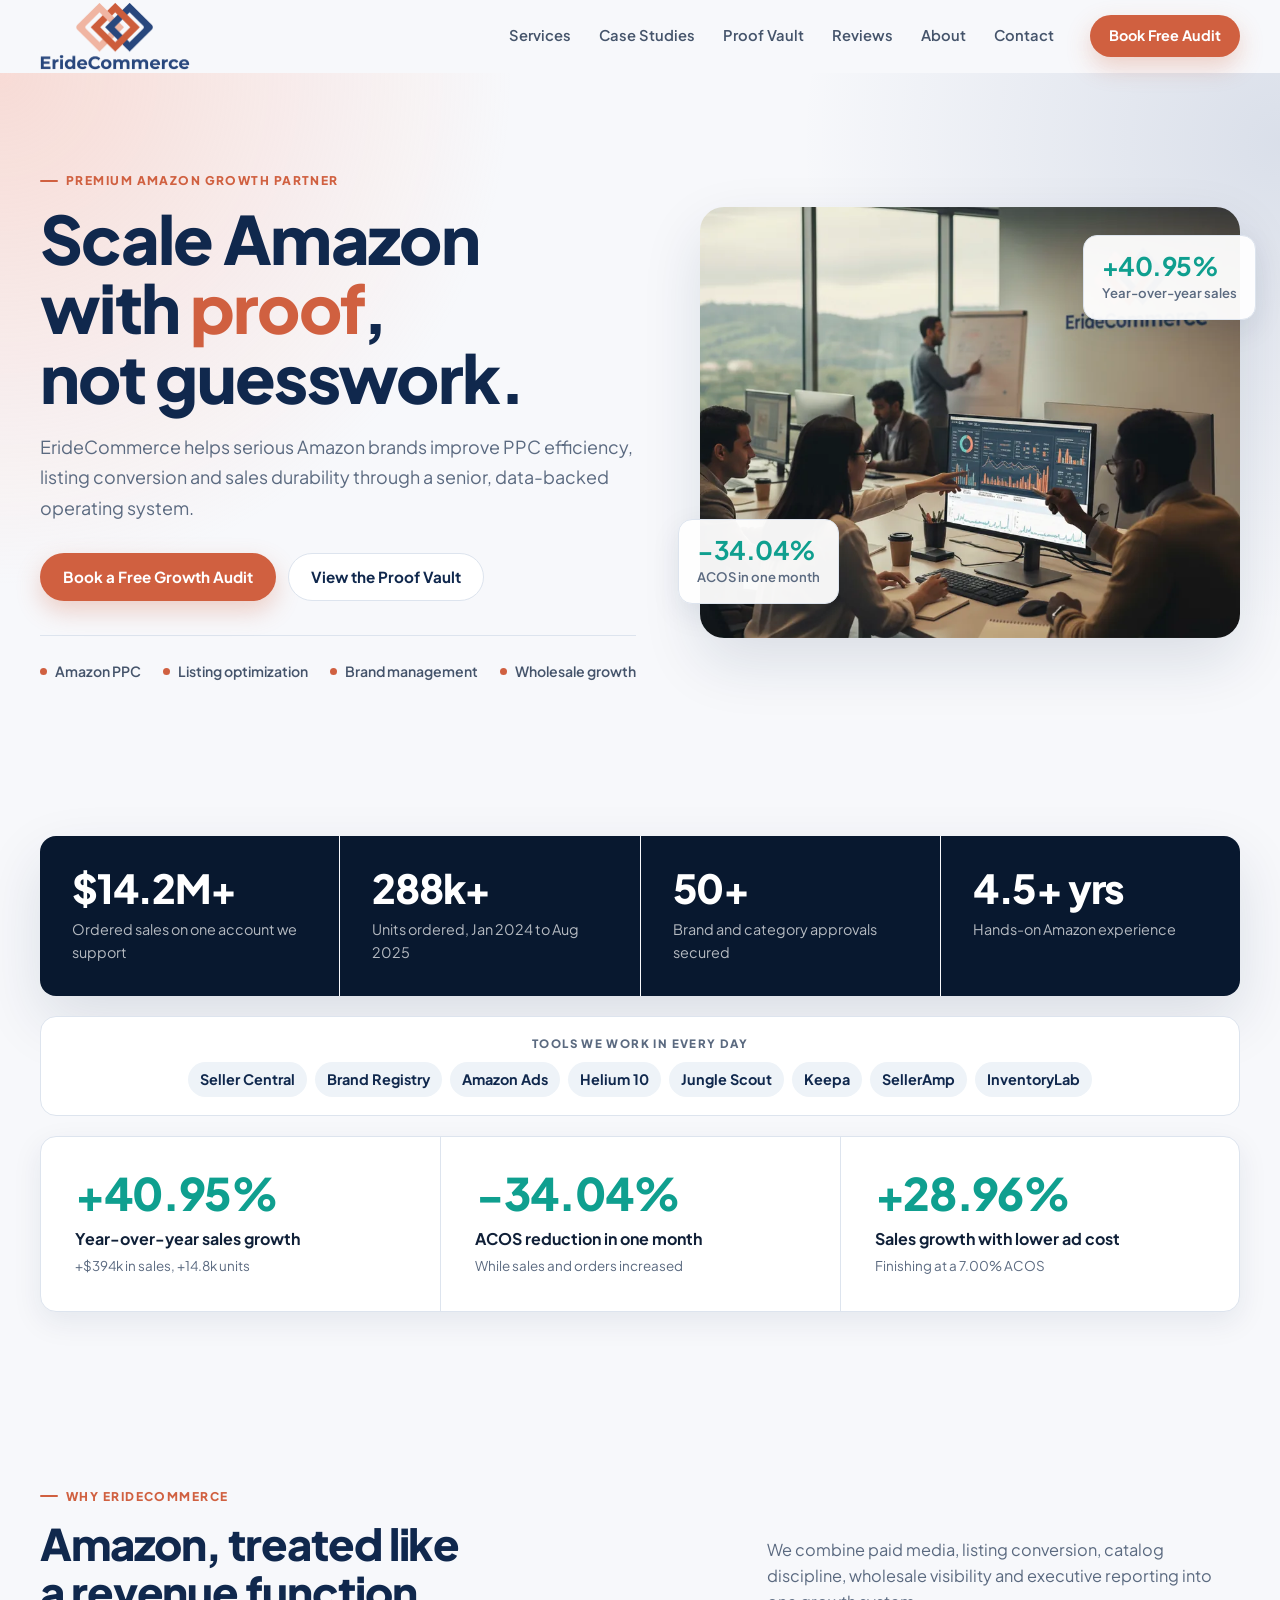
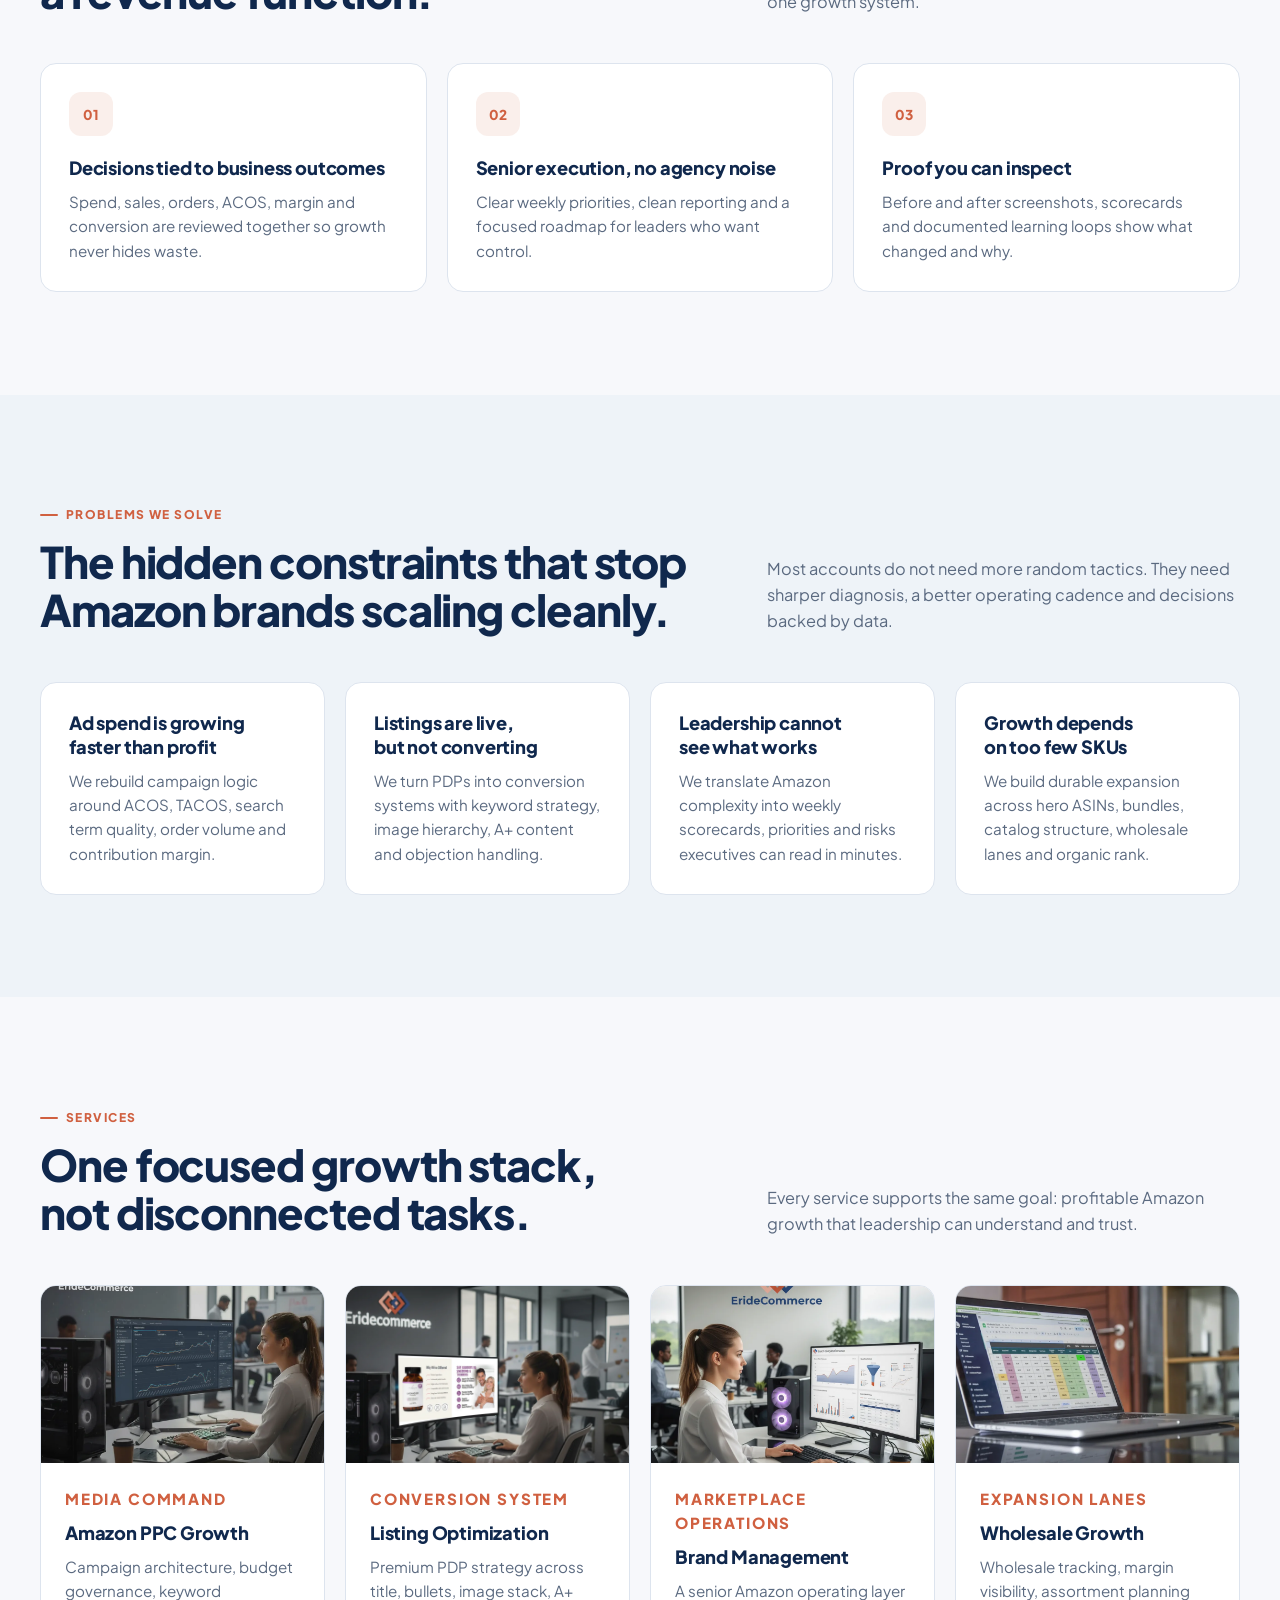
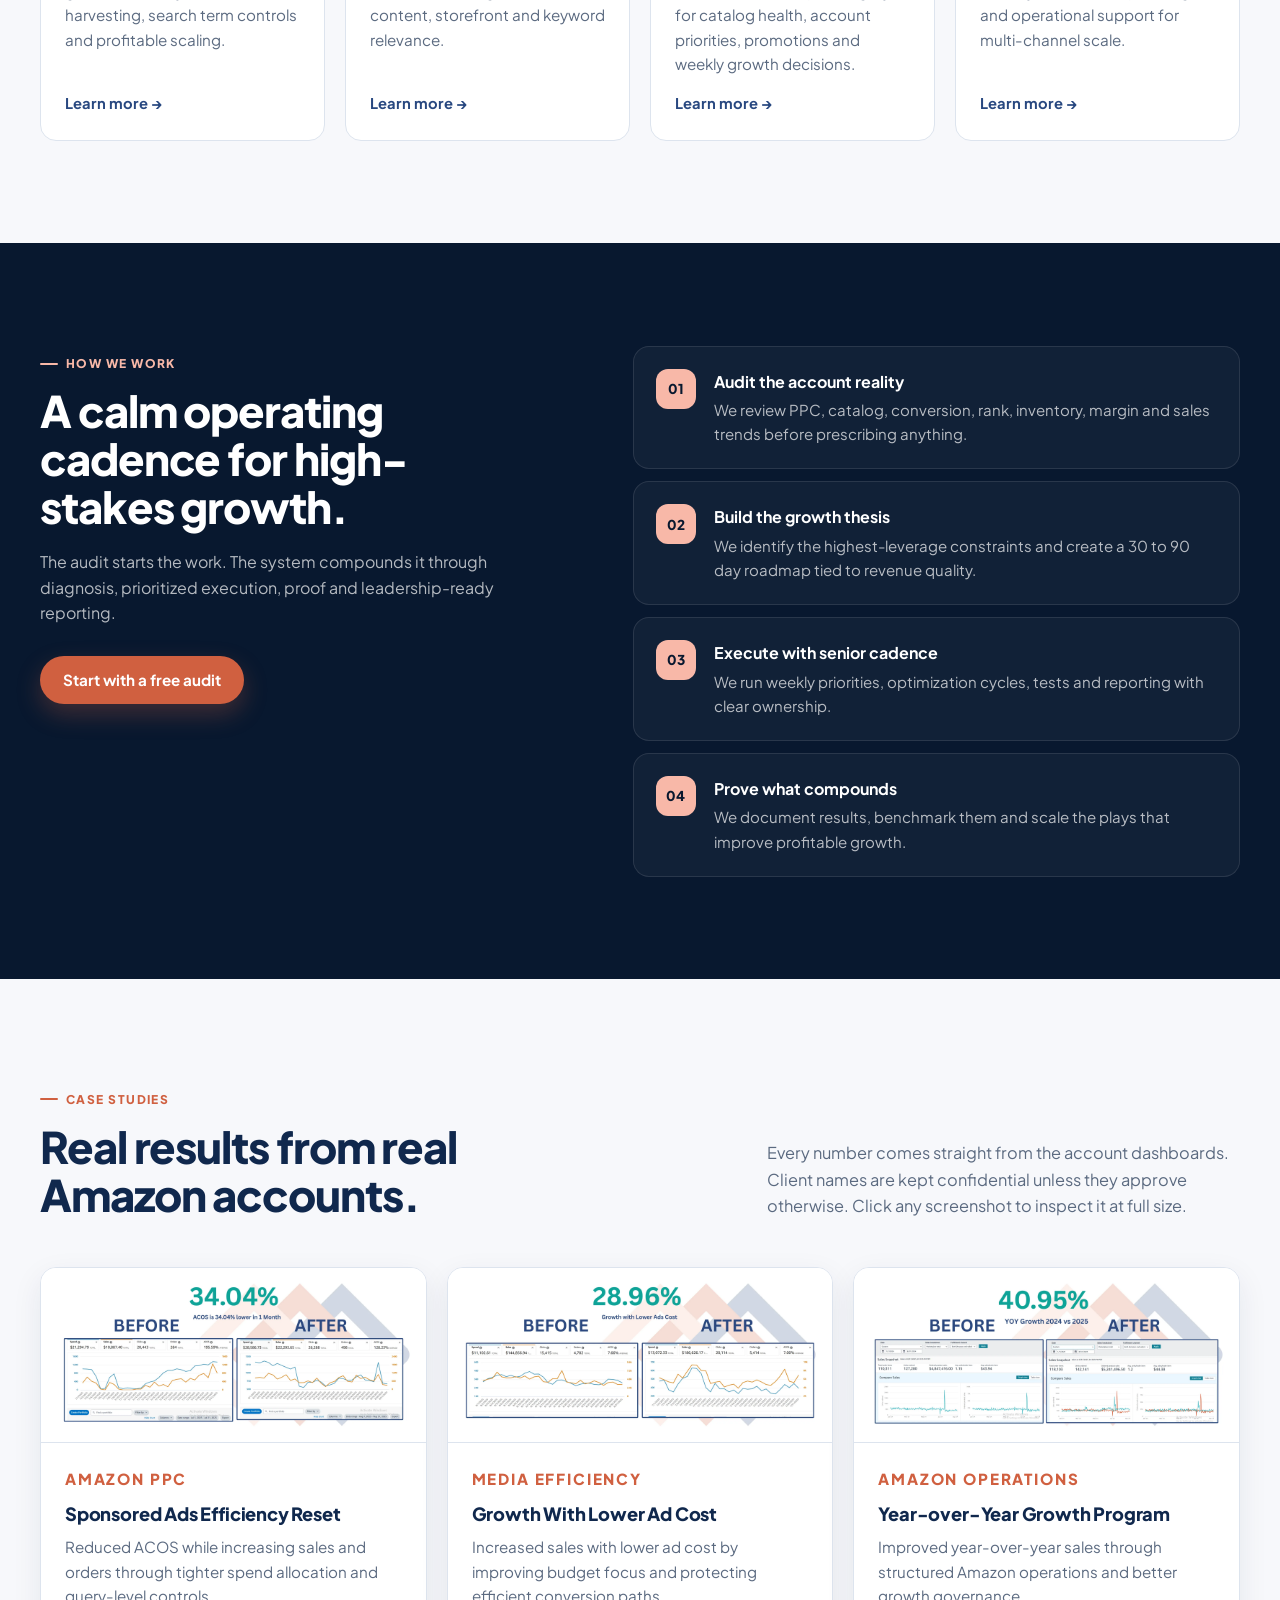
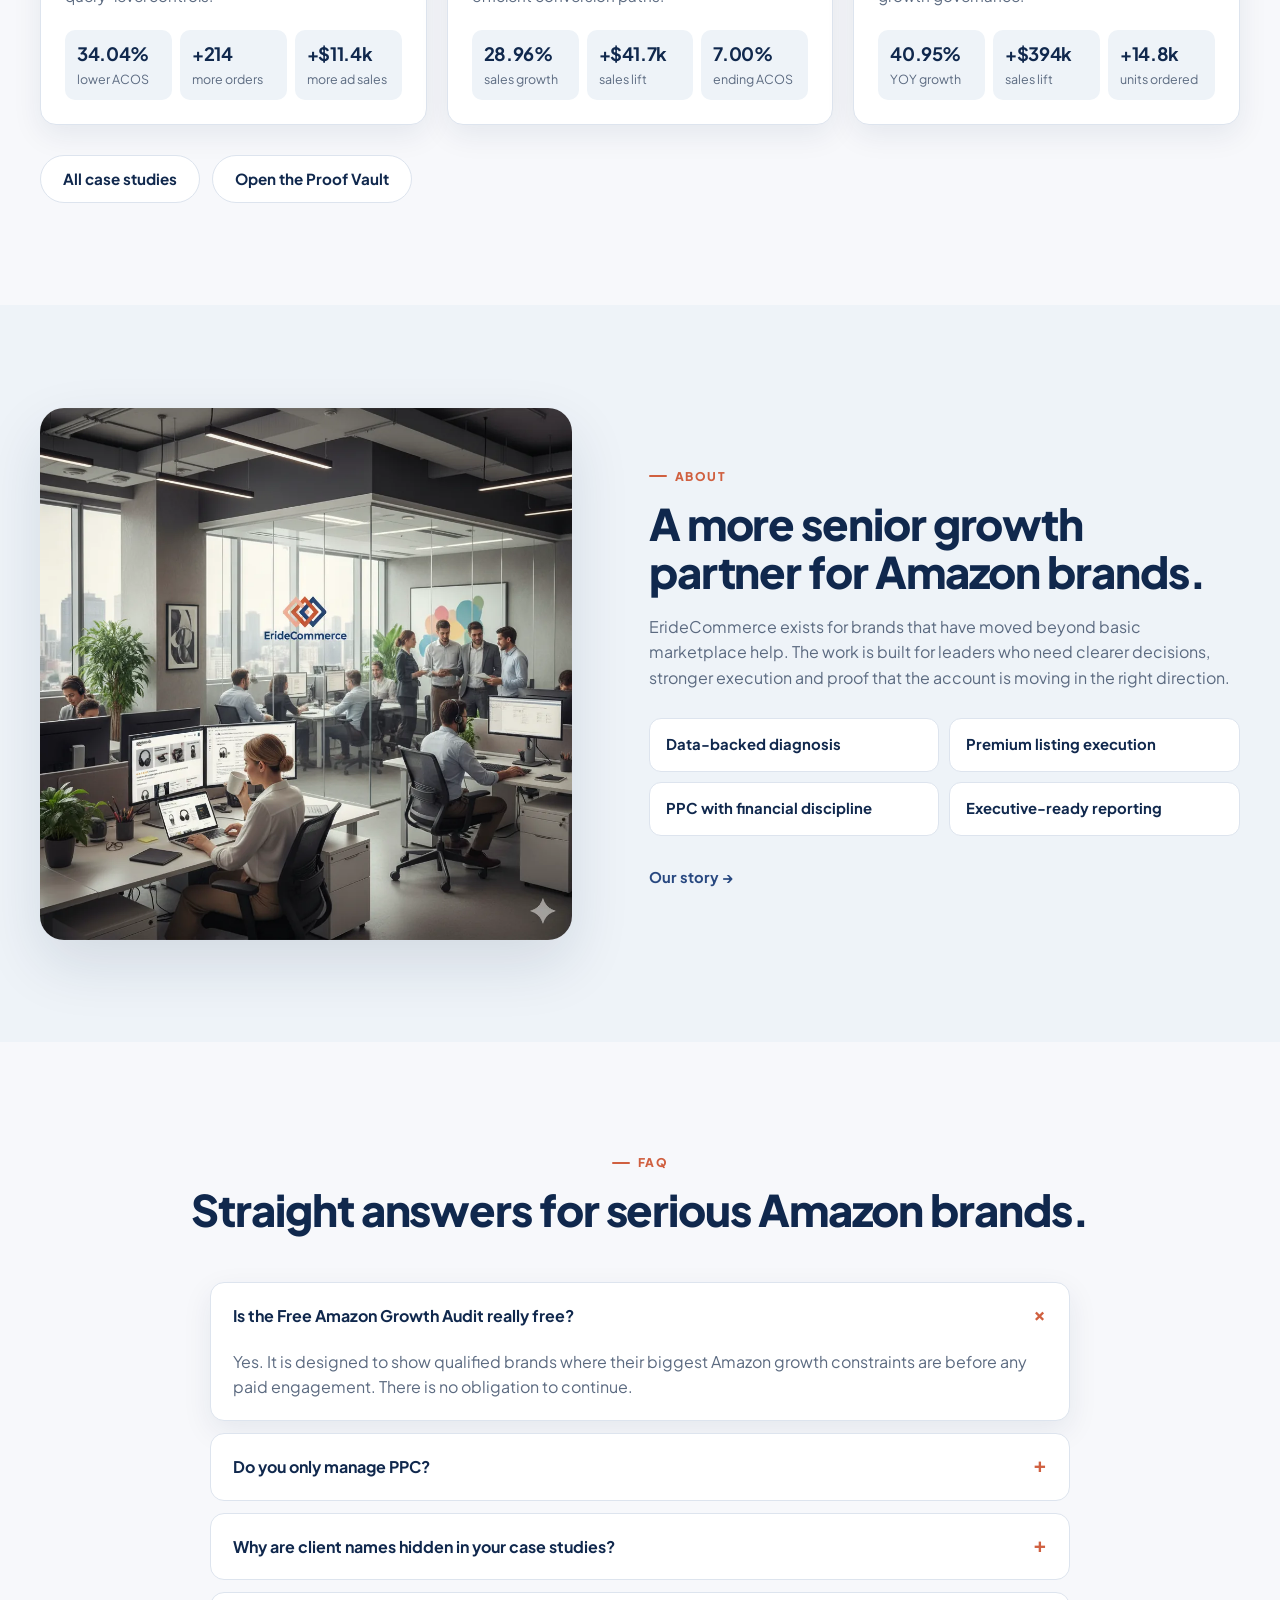
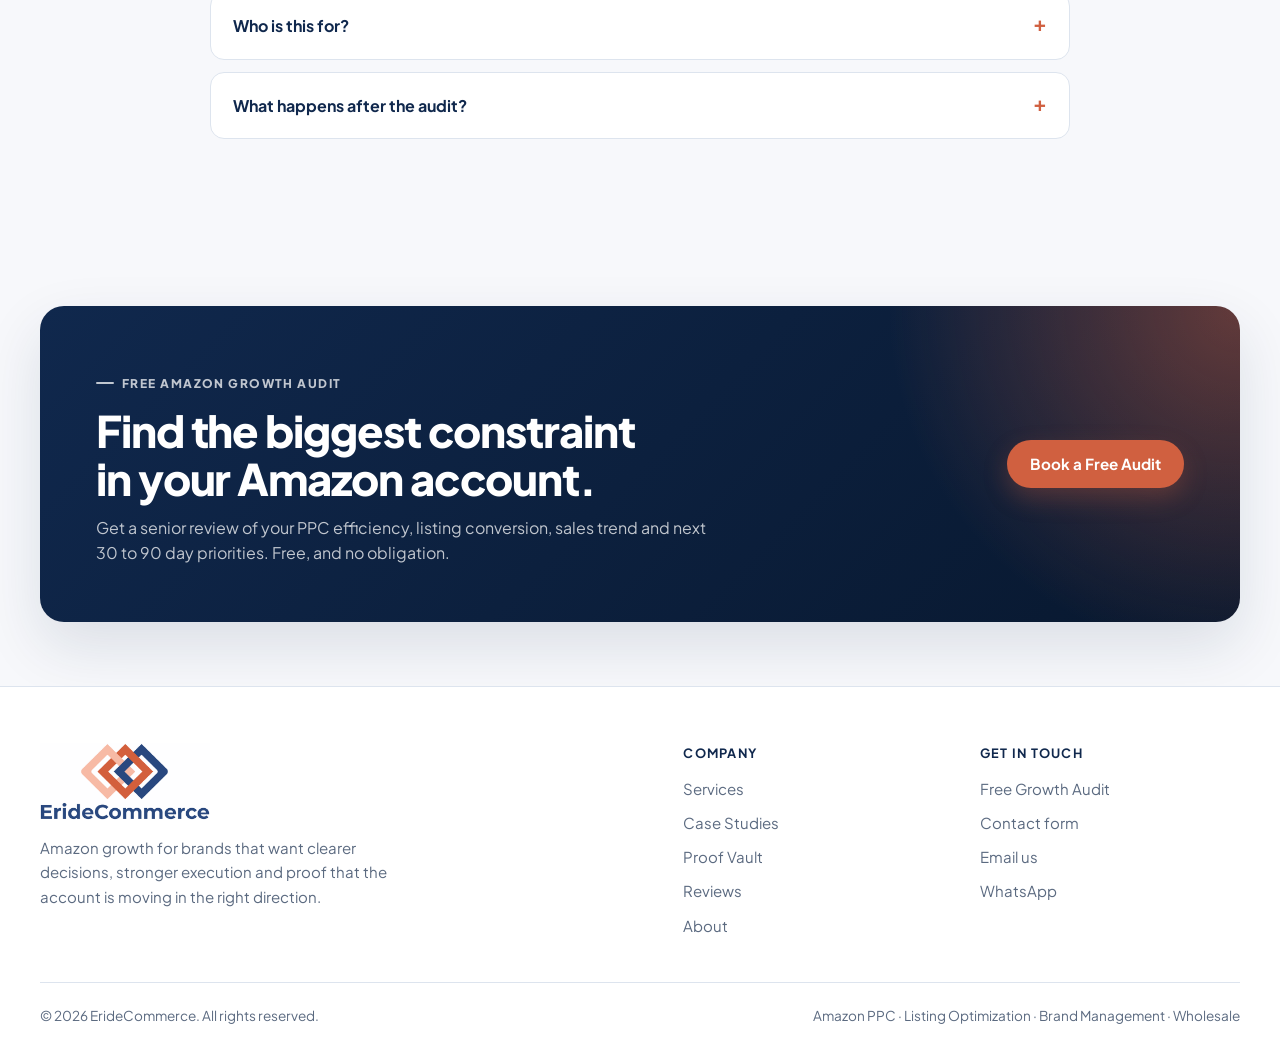
<file: index.html>
<!doctype html>
<html lang="en">
<head>
  <meta charset="utf-8">
  <meta name="viewport" content="width=device-width, initial-scale=1">
  <title>ErideCommerce | Premium Amazon Growth Agency</title>
  <meta name="description" content="Premium Amazon growth agency helping serious brands improve PPC efficiency, listing conversion, sales durability and proof-backed marketplace growth.">
  <meta name="theme-color" content="#10284d">
  <meta property="og:title" content="ErideCommerce | Premium Amazon Growth Agency">
  <meta property="og:description" content="Premium Amazon growth agency helping serious brands improve PPC efficiency, listing conversion, sales durability and proof-backed marketplace growth.">
  <meta property="og:type" content="website">
  <meta property="og:image" content="assets/web/main-page.webp">
  <link rel="icon" type="image/png" href="assets/web/logo.png">
  <link rel="preconnect" href="https://fonts.googleapis.com">
  <link rel="preconnect" href="https://fonts.gstatic.com" crossorigin>
  <link href="https://fonts.googleapis.com/css2?family=Plus+Jakarta+Sans:wght@400;500;600;700;800&display=swap" rel="stylesheet">
  <link rel="stylesheet" href="page.css">
  <script>document.documentElement.classList.add("js")</script>
</head>
<body>
<a class="skip" href="#main">Skip to content</a>
<header class="nav">
  <div class="container nav-inner">
    <a class="brand" href="index.html" aria-label="ErideCommerce home"><img src="assets/web/logo.png" alt="ErideCommerce" width="150" height="68"></a>
    <nav class="navlinks" id="site-menu" aria-label="Primary">
      <a href="services.html">Services</a>
      <a href="case-studies.html">Case Studies</a>
      <a href="proof-vault.html">Proof Vault</a>
      <a href="reviews.html">Reviews</a>
      <a href="about.html">About</a>
      <a href="contact.html">Contact</a>
      <a class="mobile-cta" href="free-audit.html">Book a Free Audit</a>
    </nav>
    <a class="button primary nav-cta" href="free-audit.html">Book Free Audit</a>
    <button class="nav-toggle" type="button" aria-label="Open menu" aria-controls="site-menu" aria-expanded="false"><span></span></button>
  </div>
</header>
<main id="main">

<section class="hero">
  <div class="container hero-grid">
    <div class="reveal">
      <p class="eyebrow">Premium Amazon growth partner</p>
      <h1>Scale Amazon with <span class="accent">proof</span>, not guesswork.</h1>
      <p class="lead">ErideCommerce helps serious Amazon brands improve PPC efficiency, listing conversion and sales durability through a senior, data-backed operating system.</p>
      <div class="actions">
        <a class="button primary" href="free-audit.html">Book a Free Growth Audit</a>
        <a class="button secondary" href="proof-vault.html">View the Proof Vault</a>
      </div>
      <div class="trust-row" aria-label="What we do">
        <span>Amazon PPC</span><span>Listing optimization</span><span>Brand management</span><span>Wholesale growth</span>
      </div>
    </div>
    <div class="hero-visual reveal">
      <img src="assets/web/main-page.webp" alt="ErideCommerce strategy team reviewing Amazon growth dashboards" width="1400" height="670" fetchpriority="high">
      <div class="float-card one"><strong>&minus;34.04%</strong><span>ACOS in one month</span></div>
      <div class="float-card two"><strong>+40.95%</strong><span>Year-over-year sales</span></div>
    </div>
  </div>
</section>

<section class="section tight">
  <div class="container">
    <div class="track reveal">
      <div><strong>$14.2M+</strong><span>Ordered sales on one account we support</span></div>
      <div><strong>288k+</strong><span>Units ordered, Jan 2024 to Aug 2025</span></div>
      <div><strong>50+</strong><span>Brand and category approvals secured</span></div>
      <div><strong>4.5+ yrs</strong><span>Hands-on Amazon experience</span></div>
    </div>
    <div class="tools reveal">
      <span class="tools-label">Tools we work in every day</span>
      <span>Seller Central</span><span>Brand Registry</span><span>Amazon Ads</span><span>Helium 10</span><span>Jungle Scout</span><span>Keepa</span><span>SellerAmp</span><span>InventoryLab</span>
    </div>
    <div class="metric-grid reveal">
      <div class="metric"><strong><em>+40.95%</em></strong><span>Year-over-year sales growth</span><small>+$394k in sales, +14.8k units</small></div>
      <div class="metric"><strong><em>&minus;34.04%</em></strong><span>ACOS reduction in one month</span><small>While sales and orders increased</small></div>
      <div class="metric"><strong><em>+28.96%</em></strong><span>Sales growth with lower ad cost</span><small>Finishing at a 7.00% ACOS</small></div>
    </div>
  </div>
</section>

<section class="section">
  <div class="container">
    <div class="section-head reveal">
      <div><p class="eyebrow">Why ErideCommerce</p><h2>Amazon, treated like a revenue function.</h2></div>
      <p>We combine paid media, listing conversion, catalog discipline, wholesale visibility and executive reporting into one growth system.</p>
    </div>
    <div class="grid-3">
      <article class="card reveal"><div class="icon">01</div><h3>Decisions tied to business outcomes</h3><p>Spend, sales, orders, ACOS, margin and conversion are reviewed together so growth never hides waste.</p></article>
      <article class="card reveal"><div class="icon">02</div><h3>Senior execution, no agency noise</h3><p>Clear weekly priorities, clean reporting and a focused roadmap for leaders who want control.</p></article>
      <article class="card reveal"><div class="icon">03</div><h3>Proof you can inspect</h3><p>Before and after screenshots, scorecards and documented learning loops show what changed and why.</p></article>
    </div>
  </div>
</section>

<section class="section soft">
  <div class="container">
    <div class="section-head reveal">
      <div><p class="eyebrow">Problems we solve</p><h2>The hidden constraints that stop Amazon brands scaling cleanly.</h2></div>
      <p>Most accounts do not need more random tactics. They need sharper diagnosis, a better operating cadence and decisions backed by data.</p>
    </div>
    <div class="grid-4">
      <article class="card reveal"><h3>Ad spend is growing faster than profit</h3><p>We rebuild campaign logic around ACOS, TACOS, search term quality, order volume and contribution margin.</p></article>
      <article class="card reveal"><h3>Listings are live, but not converting</h3><p>We turn PDPs into conversion systems with keyword strategy, image hierarchy, A+ content and objection handling.</p></article>
      <article class="card reveal"><h3>Leadership cannot see what works</h3><p>We translate Amazon complexity into weekly scorecards, priorities and risks executives can read in minutes.</p></article>
      <article class="card reveal"><h3>Growth depends on too few SKUs</h3><p>We build durable expansion across hero ASINs, bundles, catalog structure, wholesale lanes and organic rank.</p></article>
    </div>
  </div>
</section>

<section class="section">
  <div class="container">
    <div class="section-head reveal">
      <div><p class="eyebrow">Services</p><h2>One focused growth stack, not disconnected tasks.</h2></div>
      <p>Every service supports the same goal: profitable Amazon growth that leadership can understand and trust.</p>
    </div>
    <div class="grid-4">
      <article class="service reveal"><img src="assets/web/ppc.webp" alt="Amazon PPC dashboards" loading="lazy"><div class="service-body"><p class="eyebrow">Media command</p><h3>Amazon PPC Growth</h3><p>Campaign architecture, budget governance, keyword harvesting, search term controls and profitable scaling.</p><a class="text-link" href="services.html">Learn more</a></div></article>
      <article class="service reveal"><img src="assets/web/listing-optimise.webp" alt="Listing optimization workstation" loading="lazy"><div class="service-body"><p class="eyebrow">Conversion system</p><h3>Listing Optimization</h3><p>Premium PDP strategy across title, bullets, image stack, A+ content, storefront and keyword relevance.</p><a class="text-link" href="services.html">Learn more</a></div></article>
      <article class="service reveal"><img src="assets/web/brand-management.webp" alt="Brand management team" loading="lazy"><div class="service-body"><p class="eyebrow">Marketplace operations</p><h3>Brand Management</h3><p>A senior Amazon operating layer for catalog health, account priorities, promotions and weekly growth decisions.</p><a class="text-link" href="services.html">Learn more</a></div></article>
      <article class="service reveal"><img src="assets/web/wholesale.webp" alt="Wholesale tracking spreadsheet" loading="lazy"><div class="service-body"><p class="eyebrow">Expansion lanes</p><h3>Wholesale Growth</h3><p>Wholesale tracking, margin visibility, assortment planning and operational support for multi-channel scale.</p><a class="text-link" href="services.html">Learn more</a></div></article>
    </div>
  </div>
</section>

<section class="section dark">
  <div class="container split">
    <div class="reveal">
      <p class="eyebrow">How we work</p>
      <h2>A calm operating cadence for high-stakes growth.</h2>
      <p>The audit starts the work. The system compounds it through diagnosis, prioritized execution, proof and leadership-ready reporting.</p>
      <div class="actions"><a class="button primary" href="free-audit.html">Start with a free audit</a></div>
    </div>
    <div class="reveal">
      <ol class="steps">
        <li><div><strong>Audit the account reality</strong><p>We review PPC, catalog, conversion, rank, inventory, margin and sales trends before prescribing anything.</p></div></li>
        <li><div><strong>Build the growth thesis</strong><p>We identify the highest-leverage constraints and create a 30 to 90 day roadmap tied to revenue quality.</p></div></li>
        <li><div><strong>Execute with senior cadence</strong><p>We run weekly priorities, optimization cycles, tests and reporting with clear ownership.</p></div></li>
        <li><div><strong>Prove what compounds</strong><p>We document results, benchmark them and scale the plays that improve profitable growth.</p></div></li>
      </ol>
    </div>
  </div>
</section>

<section class="section">
  <div class="container">
    <div class="section-head reveal">
      <div><p class="eyebrow">Case studies</p><h2>Real results from real Amazon accounts.</h2></div>
      <p>Every number comes straight from the account dashboards. Client names are kept confidential unless they approve otherwise. Click any screenshot to inspect it at full size.</p>
    </div>
    <div class="grid-3">
      <article class="case reveal"><a class="proof-frame" href="assets/proof/2.png" target="_blank" rel="noopener"><img src="assets/web/proof-2.webp" alt="ACOS reduction before and after" loading="lazy"></a><div class="case-body"><p class="eyebrow">Amazon PPC</p><h3>Sponsored Ads Efficiency Reset</h3><p>Reduced ACOS while increasing sales and orders through tighter spend allocation and query-level controls.</p><div class="case-stats"><span><strong>34.04%</strong>lower ACOS</span><span><strong>+214</strong>more orders</span><span><strong>+$11.4k</strong>more ad sales</span></div></div></article>
      <article class="case reveal"><a class="proof-frame" href="assets/proof/4.png" target="_blank" rel="noopener"><img src="assets/web/proof-4.webp" alt="Growth with lower ad cost before and after" loading="lazy"></a><div class="case-body"><p class="eyebrow">Media efficiency</p><h3>Growth With Lower Ad Cost</h3><p>Increased sales with lower ad cost by improving budget focus and protecting efficient conversion paths.</p><div class="case-stats"><span><strong>28.96%</strong>sales growth</span><span><strong>+$41.7k</strong>sales lift</span><span><strong>7.00%</strong>ending ACOS</span></div></div></article>
      <article class="case reveal"><a class="proof-frame" href="assets/proof/5.png" target="_blank" rel="noopener"><img src="assets/web/proof-5.webp" alt="Year over year sales growth" loading="lazy"></a><div class="case-body"><p class="eyebrow">Amazon operations</p><h3>Year-over-Year Growth Program</h3><p>Improved year-over-year sales through structured Amazon operations and better growth governance.</p><div class="case-stats"><span><strong>40.95%</strong>YOY growth</span><span><strong>+$394k</strong>sales lift</span><span><strong>+14.8k</strong>units ordered</span></div></div></article>
    </div>
    <div class="actions reveal"><a class="button secondary" href="case-studies.html">All case studies</a><a class="button secondary" href="proof-vault.html">Open the Proof Vault</a></div>
  </div>
</section>

<section class="section soft">
  <div class="container about">
    <img class="reveal" src="assets/web/our-story.webp" alt="ErideCommerce team in a modern Amazon growth office" loading="lazy" width="1024" height="1024">
    <div class="reveal">
      <p class="eyebrow">About</p>
      <h2>A more senior growth partner for Amazon brands.</h2>
      <p>ErideCommerce exists for brands that have moved beyond basic marketplace help. The work is built for leaders who need clearer decisions, stronger execution and proof that the account is moving in the right direction.</p>
      <div class="pill-grid">
        <div>Data-backed diagnosis</div>
        <div>Premium listing execution</div>
        <div>PPC with financial discipline</div>
        <div>Executive-ready reporting</div>
      </div>
      <div class="actions"><a class="text-link" href="about.html">Our story</a></div>
    </div>
  </div>
</section>

<section class="section">
  <div class="container">
    <div class="section-head center reveal">
      <div><p class="eyebrow">FAQ</p><h2>Straight answers for serious Amazon brands.</h2></div>
    </div>
      <div class="faq">
        <details open><summary>Is the Free Amazon Growth Audit really free?</summary><p>Yes. It is designed to show qualified brands where their biggest Amazon growth constraints are before any paid engagement. There is no obligation to continue.</p></details>
        <details><summary>Do you only manage PPC?</summary><p>No. PPC is one growth lever. ErideCommerce also supports listing optimization, brand management, catalog operations, wholesale growth and executive reporting.</p></details>
        <details><summary>Why are client names hidden in your case studies?</summary><p>We protect client confidentiality by default. The dashboard screenshots are real, and we only publish names and quotes with written approval. References can be discussed on your audit call.</p></details>
        <details><summary>Who is this for?</summary><p>Brands already selling on Amazon that want a more senior, structured and data-backed growth partner.</p></details>
        <details><summary>What happens after the audit?</summary><p>You get a ranked list of what to fix first and a 30 to 90 day plan. You can run it in-house or ask us to execute it with you.</p></details>
      </div>
  </div>
</section>

<section class="section tight">
  <div class="container">
    <div class="cta-band reveal">
      <div>
        <p class="eyebrow">Free Amazon Growth Audit</p>
        <h2>Find the biggest constraint in your Amazon account.</h2>
        <p>Get a senior review of your PPC efficiency, listing conversion, sales trend and next 30 to 90 day priorities. Free, and no obligation.</p>
      </div>
      <div class="actions"><a class="button primary" href="free-audit.html">Book a Free Audit</a></div>
    </div>
  </div>
</section>
</main>
<footer class="footer">
  <div class="container">
    <div class="footer-grid">
      <div>
        <img src="assets/web/logo.png" alt="ErideCommerce" width="170" height="78" loading="lazy">
        <p>Amazon growth for brands that want clearer decisions, stronger execution and proof that the account is moving in the right direction.</p>
      </div>
      <div>
        <h4>Company</h4>
        <nav aria-label="Footer">
          <a href="services.html">Services</a>
          <a href="case-studies.html">Case Studies</a>
          <a href="proof-vault.html">Proof Vault</a>
          <a href="reviews.html">Reviews</a>
          <a href="about.html">About</a>
        </nav>
      </div>
      <div>
        <h4>Get in touch</h4>
        <nav aria-label="Contact">
          <a href="free-audit.html">Free Growth Audit</a>
          <a href="contact.html">Contact form</a>
          <a href="mailto:ahmadhaidertariq@gmail.com">Email us</a>
          <a href="https://wa.me/923144166070" target="_blank" rel="noopener">WhatsApp</a>
        </nav>
      </div>
    </div>
    <div class="footer-bottom">
      <span>&copy; <span data-year>2026</span> ErideCommerce. All rights reserved.</span>
      <span>Amazon PPC &middot; Listing Optimization &middot; Brand Management &middot; Wholesale</span>
    </div>
  </div>
</footer>
<script src="site.js" defer></script>
</body>
</html>
</file>
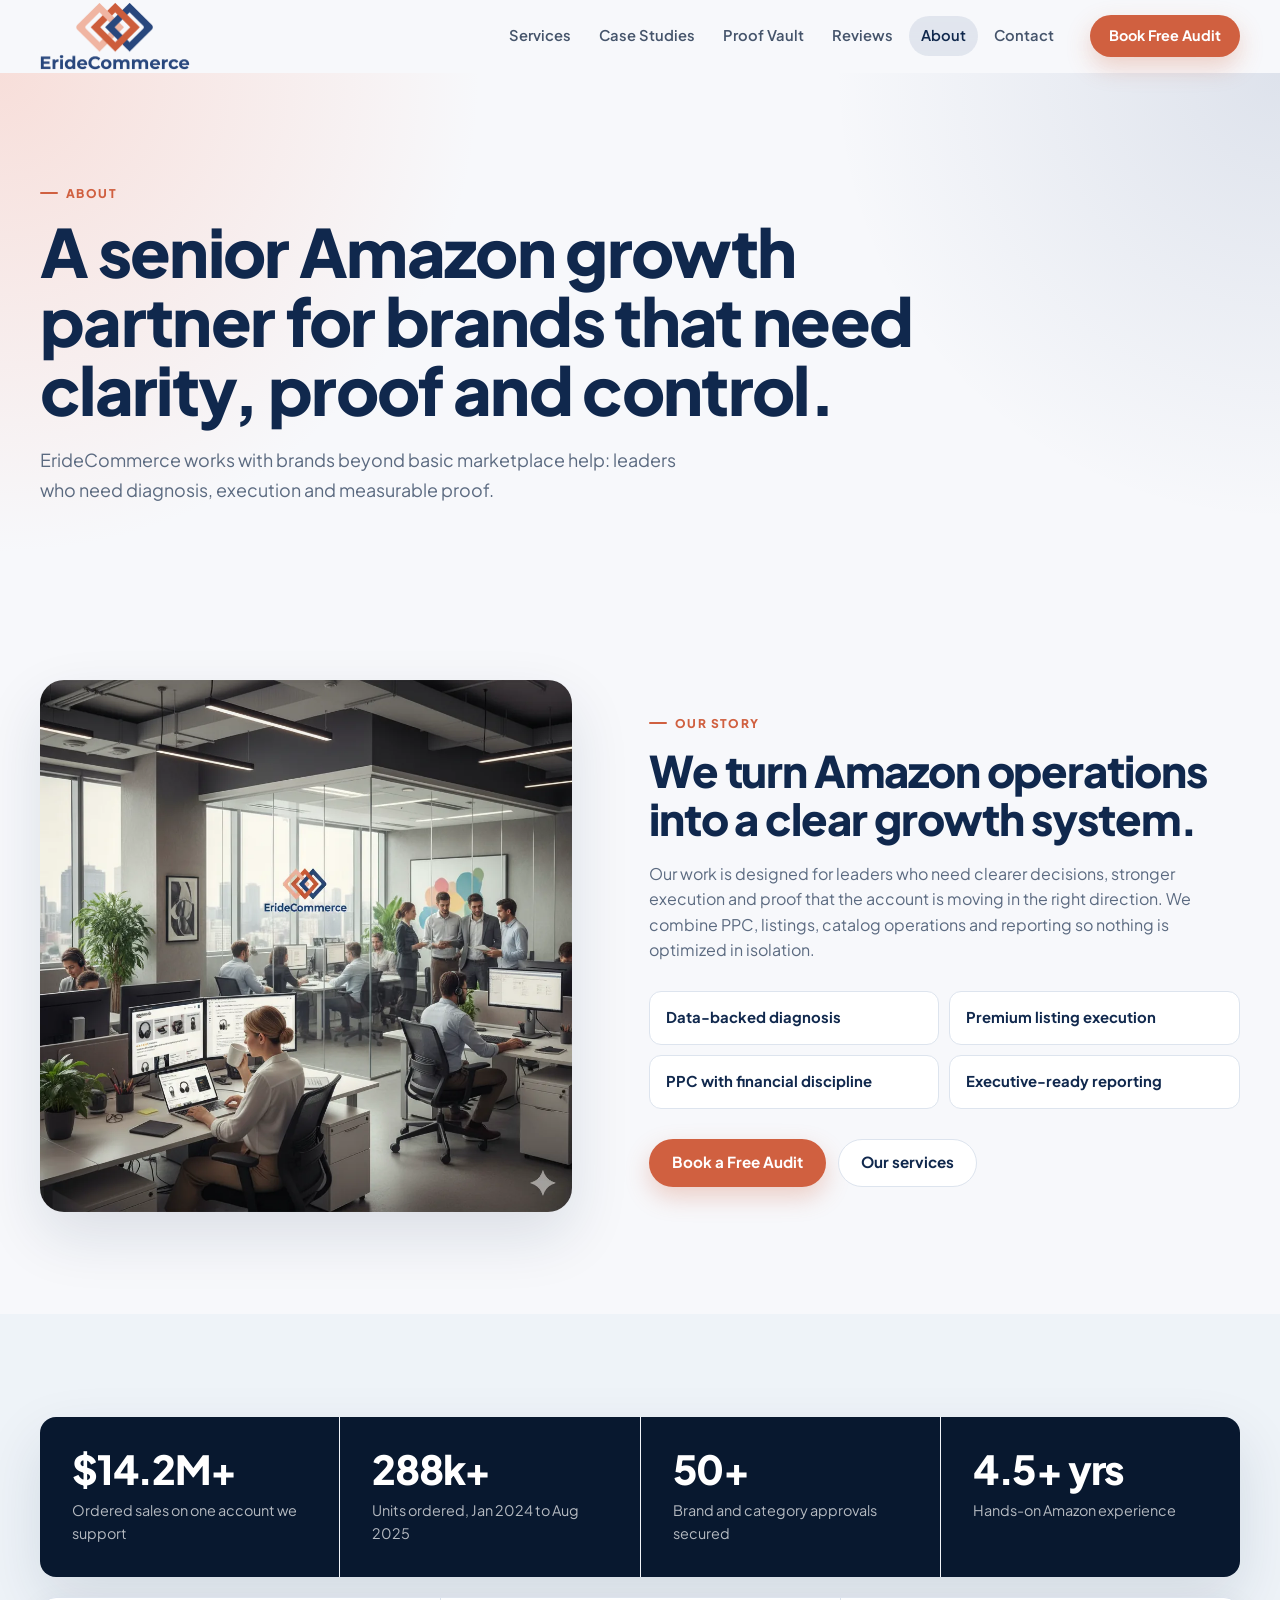
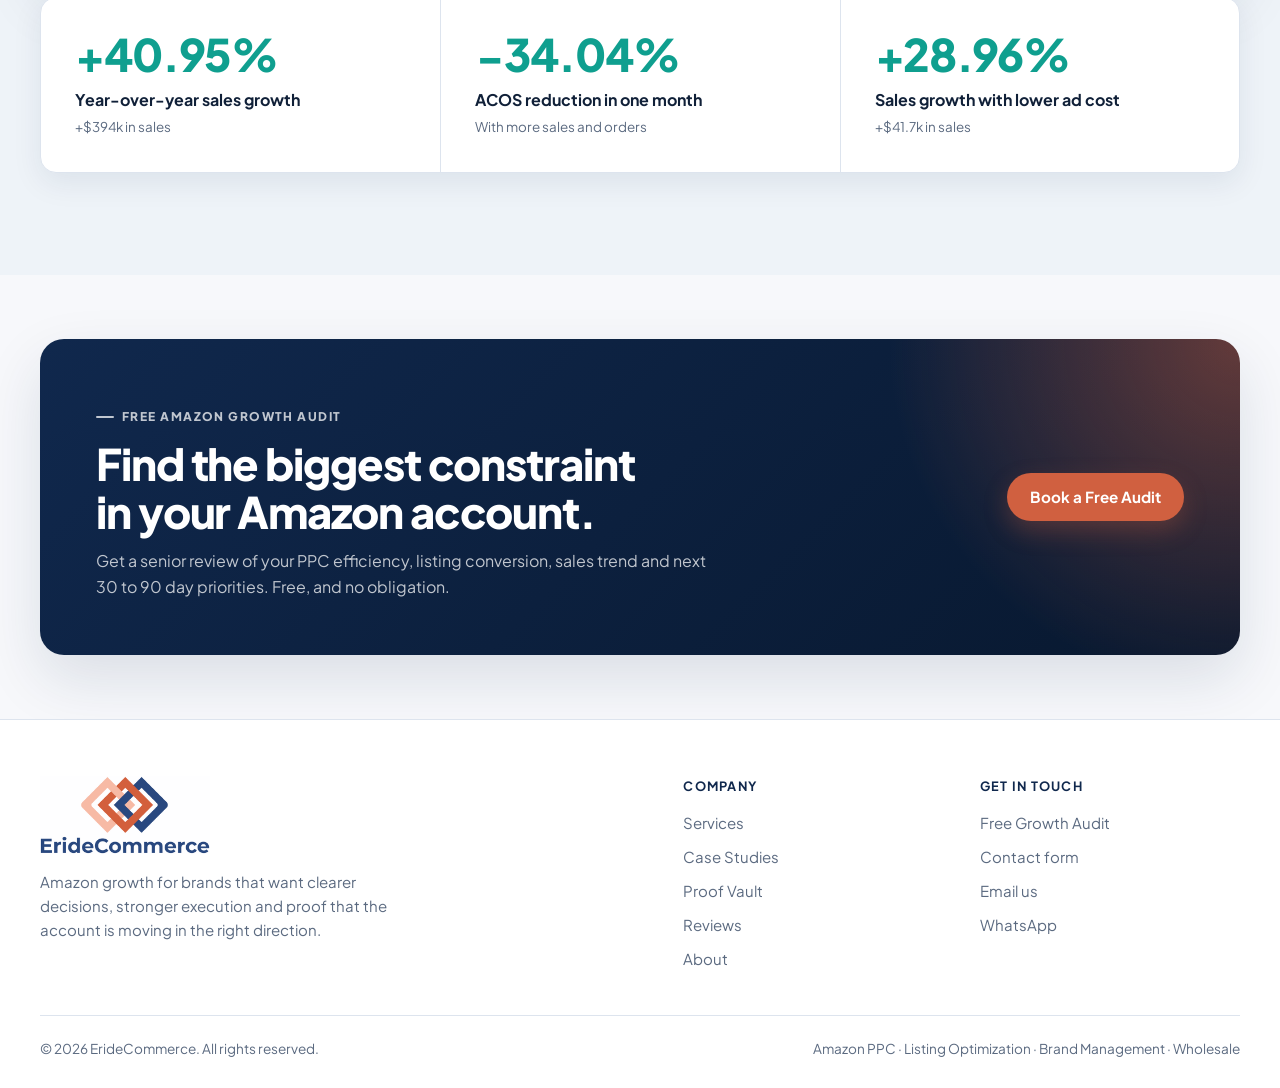
<file: about.html>
<!doctype html>
<html lang="en">
<head>
  <meta charset="utf-8">
  <meta name="viewport" content="width=device-width, initial-scale=1">
  <title>About | ErideCommerce</title>
  <meta name="description" content="ErideCommerce is a senior Amazon growth partner for brands that need clarity, proof and control.">
  <meta name="theme-color" content="#10284d">
  <meta property="og:title" content="About | ErideCommerce">
  <meta property="og:description" content="ErideCommerce is a senior Amazon growth partner for brands that need clarity, proof and control.">
  <meta property="og:type" content="website">
  <meta property="og:image" content="assets/web/main-page.webp">
  <link rel="icon" type="image/png" href="assets/web/logo.png">
  <link rel="preconnect" href="https://fonts.googleapis.com">
  <link rel="preconnect" href="https://fonts.gstatic.com" crossorigin>
  <link href="https://fonts.googleapis.com/css2?family=Plus+Jakarta+Sans:wght@400;500;600;700;800&display=swap" rel="stylesheet">
  <link rel="stylesheet" href="page.css">
  <script>document.documentElement.classList.add("js")</script>
</head>
<body>
<a class="skip" href="#main">Skip to content</a>
<header class="nav">
  <div class="container nav-inner">
    <a class="brand" href="index.html" aria-label="ErideCommerce home"><img src="assets/web/logo.png" alt="ErideCommerce" width="150" height="68"></a>
    <nav class="navlinks" id="site-menu" aria-label="Primary">
      <a href="services.html">Services</a>
      <a href="case-studies.html">Case Studies</a>
      <a href="proof-vault.html">Proof Vault</a>
      <a href="reviews.html">Reviews</a>
      <a href="about.html">About</a>
      <a href="contact.html">Contact</a>
      <a class="mobile-cta" href="free-audit.html">Book a Free Audit</a>
    </nav>
    <a class="button primary nav-cta" href="free-audit.html">Book Free Audit</a>
    <button class="nav-toggle" type="button" aria-label="Open menu" aria-controls="site-menu" aria-expanded="false"><span></span></button>
  </div>
</header>
<main id="main">

<section class="page-hero">
  <div class="container">
    <p class="eyebrow">About</p>
    <h1>A senior Amazon growth partner for brands that need clarity, proof and control.</h1>
    <p class="lead">ErideCommerce works with brands beyond basic marketplace help: leaders who need diagnosis, execution and measurable proof.</p>
  </div>
</section>

<section class="section">
  <div class="container about">
    <img class="reveal" src="assets/web/our-story.webp" alt="ErideCommerce office" width="1024" height="1024">
    <div class="reveal">
      <p class="eyebrow">Our story</p>
      <h2>We turn Amazon operations into a clear growth system.</h2>
      <p>Our work is designed for leaders who need clearer decisions, stronger execution and proof that the account is moving in the right direction. We combine PPC, listings, catalog operations and reporting so nothing is optimized in isolation.</p>
      <div class="pill-grid">
        <div>Data-backed diagnosis</div>
        <div>Premium listing execution</div>
        <div>PPC with financial discipline</div>
        <div>Executive-ready reporting</div>
      </div>
      <div class="actions"><a class="button primary" href="free-audit.html">Book a Free Audit</a><a class="button secondary" href="services.html">Our services</a></div>
    </div>
  </div>
</section>

<section class="section soft">
  <div class="container">
    <div class="track reveal">
      <div><strong>$14.2M+</strong><span>Ordered sales on one account we support</span></div>
      <div><strong>288k+</strong><span>Units ordered, Jan 2024 to Aug 2025</span></div>
      <div><strong>50+</strong><span>Brand and category approvals secured</span></div>
      <div><strong>4.5+ yrs</strong><span>Hands-on Amazon experience</span></div>
    </div>
    <div class="metric-grid reveal">
      <div class="metric"><strong><em>+40.95%</em></strong><span>Year-over-year sales growth</span><small>+$394k in sales</small></div>
      <div class="metric"><strong><em>&minus;34.04%</em></strong><span>ACOS reduction in one month</span><small>With more sales and orders</small></div>
      <div class="metric"><strong><em>+28.96%</em></strong><span>Sales growth with lower ad cost</span><small>+$41.7k in sales</small></div>
    </div>
  </div>
</section>

<section class="section tight">
  <div class="container">
    <div class="cta-band reveal">
      <div>
        <p class="eyebrow">Free Amazon Growth Audit</p>
        <h2>Find the biggest constraint in your Amazon account.</h2>
        <p>Get a senior review of your PPC efficiency, listing conversion, sales trend and next 30 to 90 day priorities. Free, and no obligation.</p>
      </div>
      <div class="actions"><a class="button primary" href="free-audit.html">Book a Free Audit</a></div>
    </div>
  </div>
</section>
</main>
<footer class="footer">
  <div class="container">
    <div class="footer-grid">
      <div>
        <img src="assets/web/logo.png" alt="ErideCommerce" width="170" height="78" loading="lazy">
        <p>Amazon growth for brands that want clearer decisions, stronger execution and proof that the account is moving in the right direction.</p>
      </div>
      <div>
        <h4>Company</h4>
        <nav aria-label="Footer">
          <a href="services.html">Services</a>
          <a href="case-studies.html">Case Studies</a>
          <a href="proof-vault.html">Proof Vault</a>
          <a href="reviews.html">Reviews</a>
          <a href="about.html">About</a>
        </nav>
      </div>
      <div>
        <h4>Get in touch</h4>
        <nav aria-label="Contact">
          <a href="free-audit.html">Free Growth Audit</a>
          <a href="contact.html">Contact form</a>
          <a href="mailto:ahmadhaidertariq@gmail.com">Email us</a>
          <a href="https://wa.me/923144166070" target="_blank" rel="noopener">WhatsApp</a>
        </nav>
      </div>
    </div>
    <div class="footer-bottom">
      <span>&copy; <span data-year>2026</span> ErideCommerce. All rights reserved.</span>
      <span>Amazon PPC &middot; Listing Optimization &middot; Brand Management &middot; Wholesale</span>
    </div>
  </div>
</footer>
<script src="site.js" defer></script>
</body>
</html>
</file>
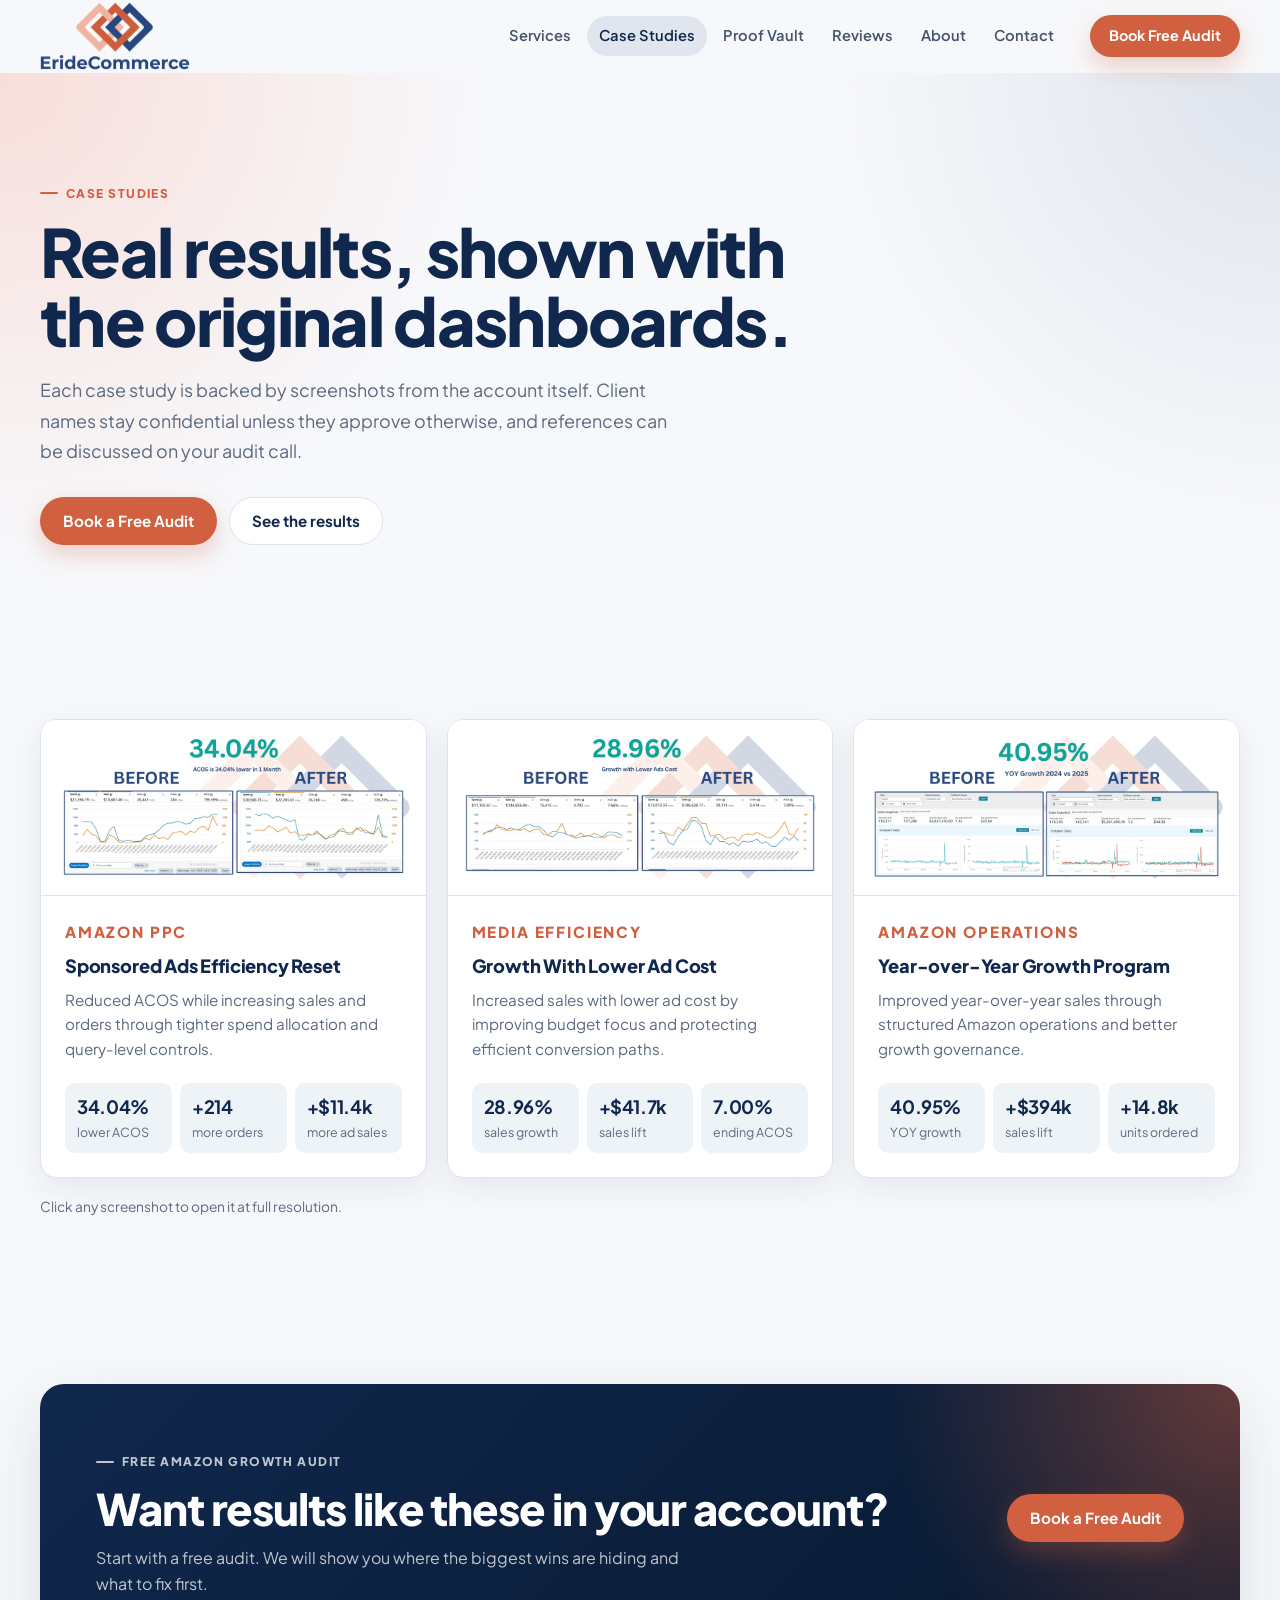
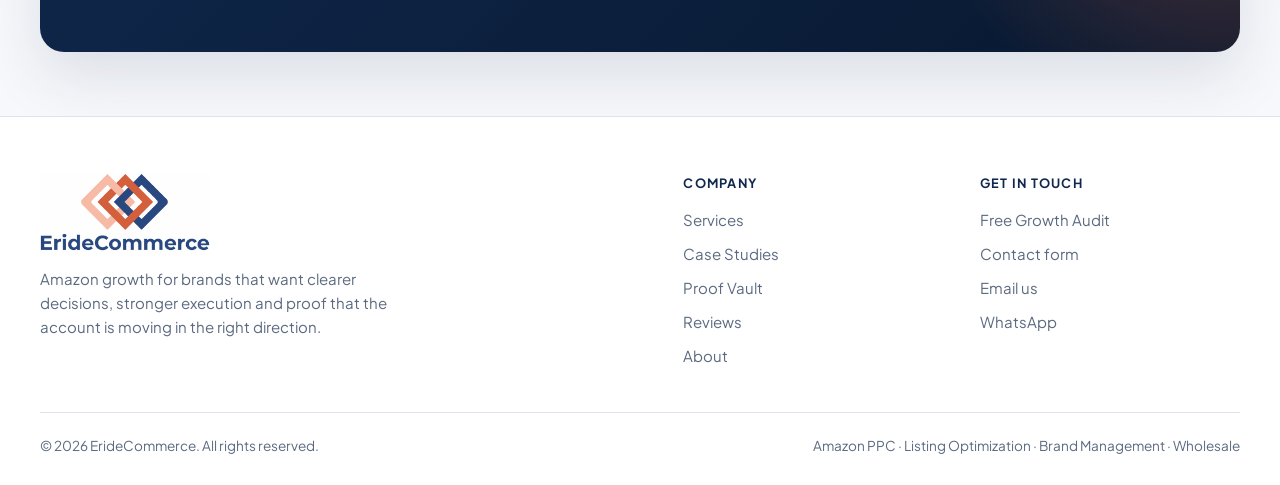
<file: case-studies.html>
<!doctype html>
<html lang="en">
<head>
  <meta charset="utf-8">
  <meta name="viewport" content="width=device-width, initial-scale=1">
  <title>Case Studies | ErideCommerce</title>
  <meta name="description" content="Real Amazon results: lower ACOS, higher sales and year-over-year growth, shown with the original dashboard screenshots.">
  <meta name="theme-color" content="#10284d">
  <meta property="og:title" content="Case Studies | ErideCommerce">
  <meta property="og:description" content="Real Amazon results: lower ACOS, higher sales and year-over-year growth, shown with the original dashboard screenshots.">
  <meta property="og:type" content="website">
  <meta property="og:image" content="assets/web/main-page.webp">
  <link rel="icon" type="image/png" href="assets/web/logo.png">
  <link rel="preconnect" href="https://fonts.googleapis.com">
  <link rel="preconnect" href="https://fonts.gstatic.com" crossorigin>
  <link href="https://fonts.googleapis.com/css2?family=Plus+Jakarta+Sans:wght@400;500;600;700;800&display=swap" rel="stylesheet">
  <link rel="stylesheet" href="page.css">
  <script>document.documentElement.classList.add("js")</script>
</head>
<body>
<a class="skip" href="#main">Skip to content</a>
<header class="nav">
  <div class="container nav-inner">
    <a class="brand" href="index.html" aria-label="ErideCommerce home"><img src="assets/web/logo.png" alt="ErideCommerce" width="150" height="68"></a>
    <nav class="navlinks" id="site-menu" aria-label="Primary">
      <a href="services.html">Services</a>
      <a href="case-studies.html">Case Studies</a>
      <a href="proof-vault.html">Proof Vault</a>
      <a href="reviews.html">Reviews</a>
      <a href="about.html">About</a>
      <a href="contact.html">Contact</a>
      <a class="mobile-cta" href="free-audit.html">Book a Free Audit</a>
    </nav>
    <a class="button primary nav-cta" href="free-audit.html">Book Free Audit</a>
    <button class="nav-toggle" type="button" aria-label="Open menu" aria-controls="site-menu" aria-expanded="false"><span></span></button>
  </div>
</header>
<main id="main">

<section class="page-hero">
  <div class="container">
    <p class="eyebrow">Case studies</p>
    <h1>Real results, shown with the original dashboards.</h1>
    <p class="lead">Each case study is backed by screenshots from the account itself. Client names stay confidential unless they approve otherwise, and references can be discussed on your audit call.</p>
    <div class="actions"><a class="button primary" href="free-audit.html">Book a Free Audit</a><a class="button secondary" href="case-studies.html">See the results</a></div>
  </div>
</section>

<section class="section">
  <div class="container grid-3">
      <article class="case reveal"><a class="proof-frame" href="assets/proof/2.png" target="_blank" rel="noopener"><img src="assets/web/proof-2.webp" alt="ACOS reduction before and after" loading="lazy"></a><div class="case-body"><p class="eyebrow">Amazon PPC</p><h3>Sponsored Ads Efficiency Reset</h3><p>Reduced ACOS while increasing sales and orders through tighter spend allocation and query-level controls.</p><div class="case-stats"><span><strong>34.04%</strong>lower ACOS</span><span><strong>+214</strong>more orders</span><span><strong>+$11.4k</strong>more ad sales</span></div></div></article>
      <article class="case reveal"><a class="proof-frame" href="assets/proof/4.png" target="_blank" rel="noopener"><img src="assets/web/proof-4.webp" alt="Growth with lower ad cost before and after" loading="lazy"></a><div class="case-body"><p class="eyebrow">Media efficiency</p><h3>Growth With Lower Ad Cost</h3><p>Increased sales with lower ad cost by improving budget focus and protecting efficient conversion paths.</p><div class="case-stats"><span><strong>28.96%</strong>sales growth</span><span><strong>+$41.7k</strong>sales lift</span><span><strong>7.00%</strong>ending ACOS</span></div></div></article>
      <article class="case reveal"><a class="proof-frame" href="assets/proof/5.png" target="_blank" rel="noopener"><img src="assets/web/proof-5.webp" alt="Year over year sales growth" loading="lazy"></a><div class="case-body"><p class="eyebrow">Amazon operations</p><h3>Year-over-Year Growth Program</h3><p>Improved year-over-year sales through structured Amazon operations and better growth governance.</p><div class="case-stats"><span><strong>40.95%</strong>YOY growth</span><span><strong>+$394k</strong>sales lift</span><span><strong>+14.8k</strong>units ordered</span></div></div></article>
  </div>
  <div class="container"><p class="note">Click any screenshot to open it at full resolution.</p></div>
</section>

<section class="section tight">
  <div class="container">
    <div class="cta-band reveal">
      <div>
        <p class="eyebrow">Free Amazon Growth Audit</p>
        <h2>Want results like these in your account?</h2>
        <p>Start with a free audit. We will show you where the biggest wins are hiding and what to fix first.</p>
      </div>
      <div class="actions"><a class="button primary" href="free-audit.html">Book a Free Audit</a></div>
    </div>
  </div>
</section>
</main>
<footer class="footer">
  <div class="container">
    <div class="footer-grid">
      <div>
        <img src="assets/web/logo.png" alt="ErideCommerce" width="170" height="78" loading="lazy">
        <p>Amazon growth for brands that want clearer decisions, stronger execution and proof that the account is moving in the right direction.</p>
      </div>
      <div>
        <h4>Company</h4>
        <nav aria-label="Footer">
          <a href="services.html">Services</a>
          <a href="case-studies.html">Case Studies</a>
          <a href="proof-vault.html">Proof Vault</a>
          <a href="reviews.html">Reviews</a>
          <a href="about.html">About</a>
        </nav>
      </div>
      <div>
        <h4>Get in touch</h4>
        <nav aria-label="Contact">
          <a href="free-audit.html">Free Growth Audit</a>
          <a href="contact.html">Contact form</a>
          <a href="mailto:ahmadhaidertariq@gmail.com">Email us</a>
          <a href="https://wa.me/923144166070" target="_blank" rel="noopener">WhatsApp</a>
        </nav>
      </div>
    </div>
    <div class="footer-bottom">
      <span>&copy; <span data-year>2026</span> ErideCommerce. All rights reserved.</span>
      <span>Amazon PPC &middot; Listing Optimization &middot; Brand Management &middot; Wholesale</span>
    </div>
  </div>
</footer>
<script src="site.js" defer></script>
</body>
</html>
</file>
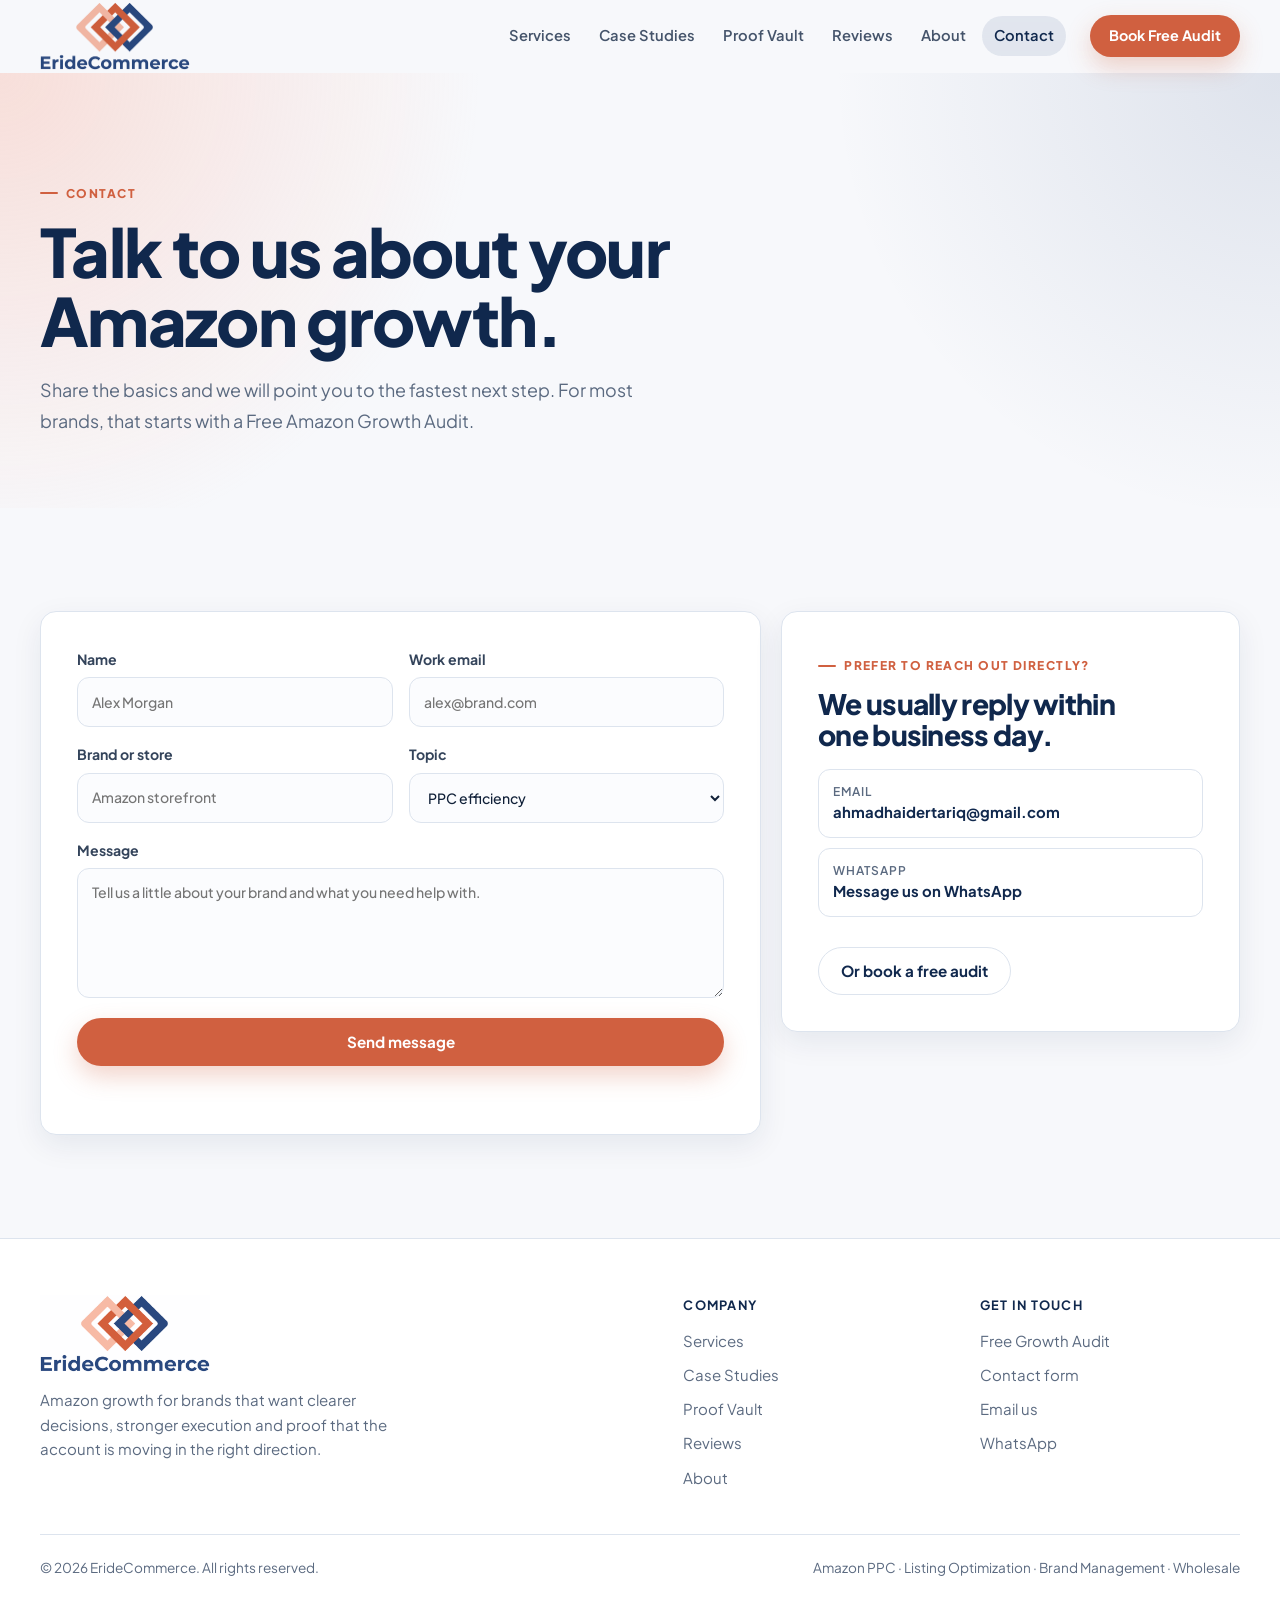
<file: contact.html>
<!doctype html>
<html lang="en">
<head>
  <meta charset="utf-8">
  <meta name="viewport" content="width=device-width, initial-scale=1">
  <title>Contact | ErideCommerce</title>
  <meta name="description" content="Talk to ErideCommerce about your Amazon growth. Send a message, email us or reach us on WhatsApp.">
  <meta name="theme-color" content="#10284d">
  <meta property="og:title" content="Contact | ErideCommerce">
  <meta property="og:description" content="Talk to ErideCommerce about your Amazon growth. Send a message, email us or reach us on WhatsApp.">
  <meta property="og:type" content="website">
  <meta property="og:image" content="assets/web/main-page.webp">
  <link rel="icon" type="image/png" href="assets/web/logo.png">
  <link rel="preconnect" href="https://fonts.googleapis.com">
  <link rel="preconnect" href="https://fonts.gstatic.com" crossorigin>
  <link href="https://fonts.googleapis.com/css2?family=Plus+Jakarta+Sans:wght@400;500;600;700;800&display=swap" rel="stylesheet">
  <link rel="stylesheet" href="page.css">
  <script>document.documentElement.classList.add("js")</script>
</head>
<body>
<a class="skip" href="#main">Skip to content</a>
<header class="nav">
  <div class="container nav-inner">
    <a class="brand" href="index.html" aria-label="ErideCommerce home"><img src="assets/web/logo.png" alt="ErideCommerce" width="150" height="68"></a>
    <nav class="navlinks" id="site-menu" aria-label="Primary">
      <a href="services.html">Services</a>
      <a href="case-studies.html">Case Studies</a>
      <a href="proof-vault.html">Proof Vault</a>
      <a href="reviews.html">Reviews</a>
      <a href="about.html">About</a>
      <a href="contact.html">Contact</a>
      <a class="mobile-cta" href="free-audit.html">Book a Free Audit</a>
    </nav>
    <a class="button primary nav-cta" href="free-audit.html">Book Free Audit</a>
    <button class="nav-toggle" type="button" aria-label="Open menu" aria-controls="site-menu" aria-expanded="false"><span></span></button>
  </div>
</header>
<main id="main">

<section class="page-hero">
  <div class="container">
    <p class="eyebrow">Contact</p>
    <h1>Talk to us about your Amazon growth.</h1>
    <p class="lead">Share the basics and we will point you to the fastest next step. For most brands, that starts with a Free Amazon Growth Audit.</p>
  </div>
</section>

<section class="section">
  <div class="container form-layout">
      <form class="form-card reveal" data-mail="Website enquiry">
        <div class="form-grid">
          <label>Name<input name="name" required placeholder="Alex Morgan" autocomplete="name"></label>
          <label>Work email<input name="email" type="email" required placeholder="alex@brand.com" autocomplete="email"></label>
          <label>Brand or store<input name="brand" placeholder="Amazon storefront"></label>
          <label>Topic<select name="topic"><option>PPC efficiency</option><option>Listing conversion</option><option>Brand management</option><option>Wholesale growth</option><option>Something else</option></select></label>
          <label class="full">Message<textarea name="message" required placeholder="Tell us a little about your brand and what you need help with."></textarea></label>
        </div>
        <button class="button primary" type="submit">Send message</button>
        <p class="form-status" role="status" aria-live="polite"></p>
      </form>
    <aside class="side-card reveal">
      <p class="eyebrow">Prefer to reach out directly?</p>
      <h2>We usually reply within one business day.</h2>
      <div class="contact-lines">
          <a href="mailto:ahmadhaidertariq@gmail.com"><span><small>Email</small>ahmadhaidertariq@gmail.com</span></a>
          <a href="https://wa.me/923144166070" target="_blank" rel="noopener"><span><small>WhatsApp</small>Message us on WhatsApp</span></a>
        </div>
      <div class="actions"><a class="button secondary" href="free-audit.html">Or book a free audit</a></div>
    </aside>
  </div>
</section>
</main>
<footer class="footer">
  <div class="container">
    <div class="footer-grid">
      <div>
        <img src="assets/web/logo.png" alt="ErideCommerce" width="170" height="78" loading="lazy">
        <p>Amazon growth for brands that want clearer decisions, stronger execution and proof that the account is moving in the right direction.</p>
      </div>
      <div>
        <h4>Company</h4>
        <nav aria-label="Footer">
          <a href="services.html">Services</a>
          <a href="case-studies.html">Case Studies</a>
          <a href="proof-vault.html">Proof Vault</a>
          <a href="reviews.html">Reviews</a>
          <a href="about.html">About</a>
        </nav>
      </div>
      <div>
        <h4>Get in touch</h4>
        <nav aria-label="Contact">
          <a href="free-audit.html">Free Growth Audit</a>
          <a href="contact.html">Contact form</a>
          <a href="mailto:ahmadhaidertariq@gmail.com">Email us</a>
          <a href="https://wa.me/923144166070" target="_blank" rel="noopener">WhatsApp</a>
        </nav>
      </div>
    </div>
    <div class="footer-bottom">
      <span>&copy; <span data-year>2026</span> ErideCommerce. All rights reserved.</span>
      <span>Amazon PPC &middot; Listing Optimization &middot; Brand Management &middot; Wholesale</span>
    </div>
  </div>
</footer>
<script src="site.js" defer></script>
</body>
</html>
</file>
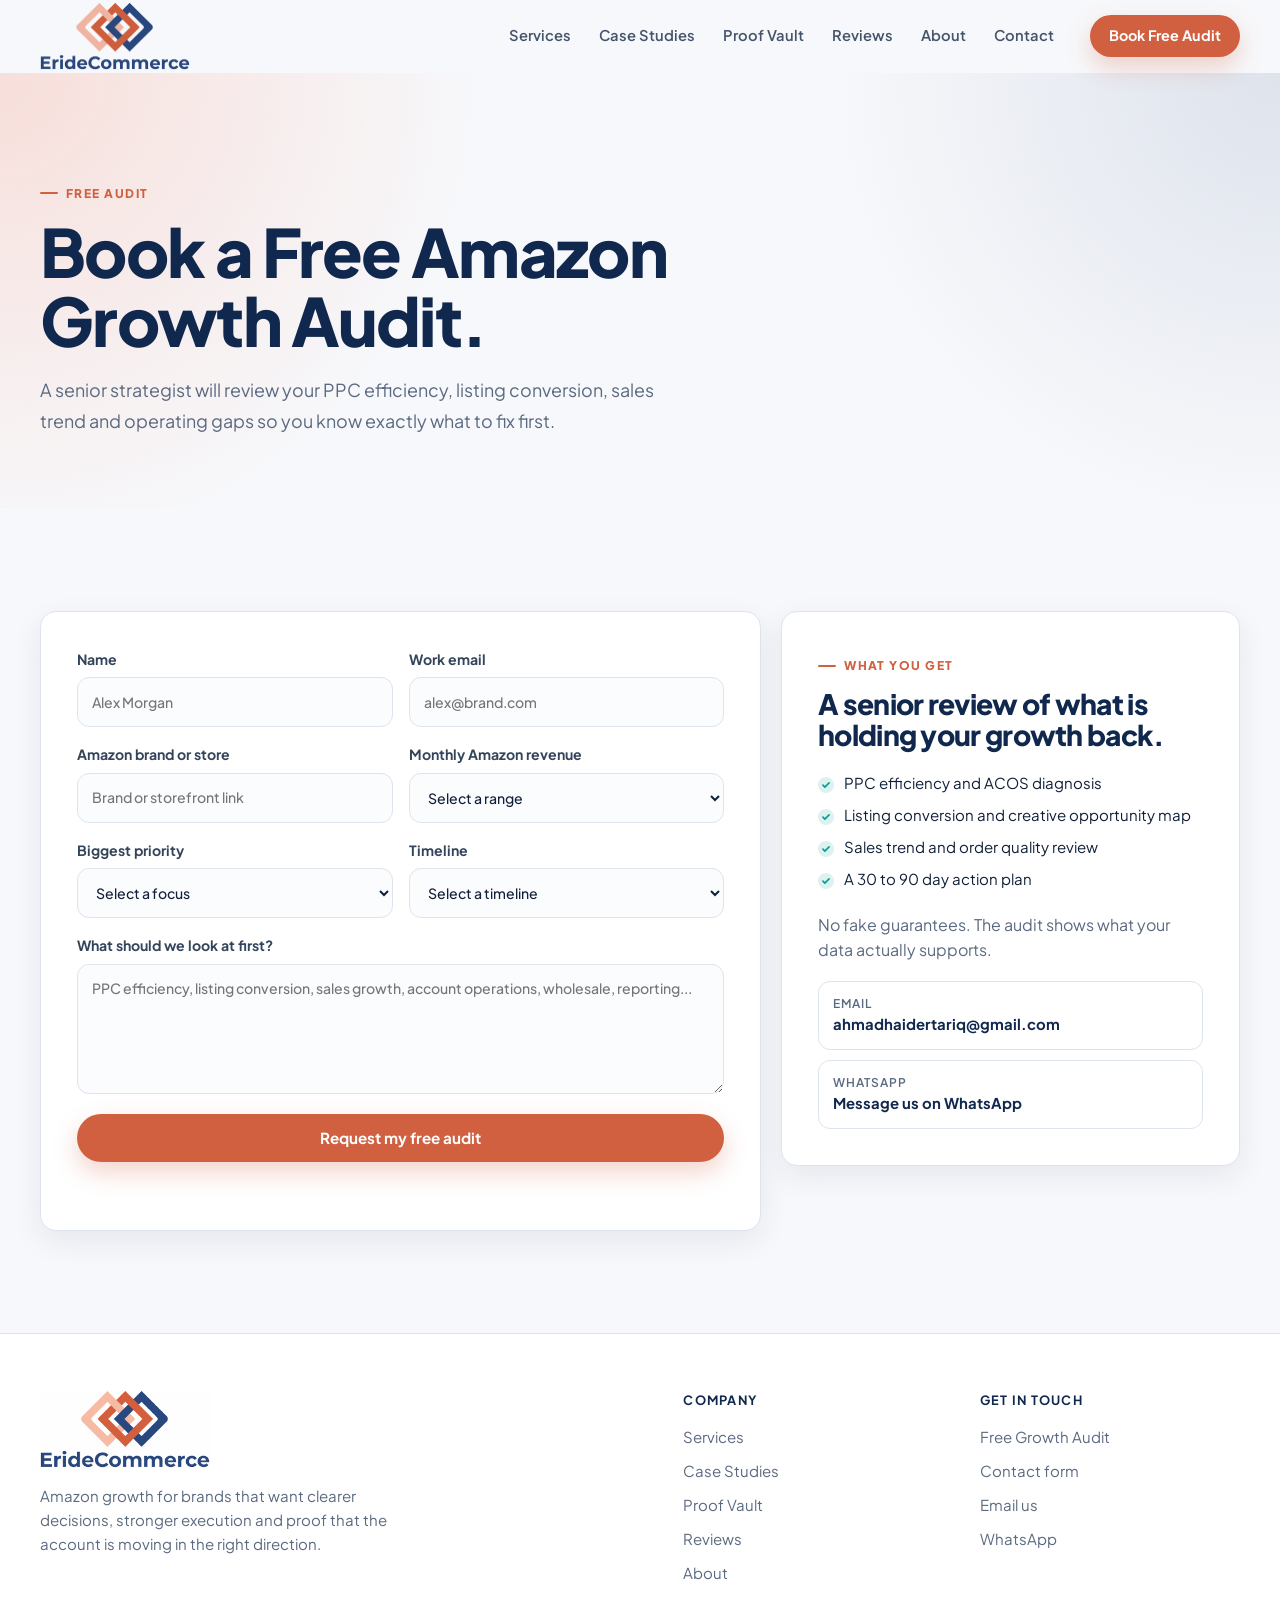
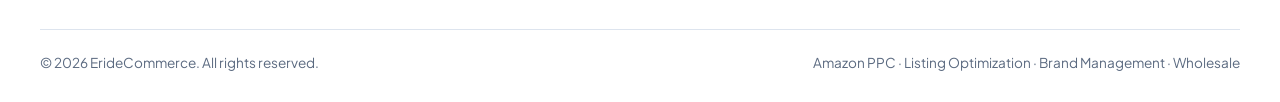
<file: free-audit.html>
<!doctype html>
<html lang="en">
<head>
  <meta charset="utf-8">
  <meta name="viewport" content="width=device-width, initial-scale=1">
  <title>Free Amazon Growth Audit | ErideCommerce</title>
  <meta name="description" content="Book a free Amazon growth audit. A senior strategist reviews your PPC, listings and sales trend and tells you what to fix first.">
  <meta name="theme-color" content="#10284d">
  <meta property="og:title" content="Free Amazon Growth Audit | ErideCommerce">
  <meta property="og:description" content="Book a free Amazon growth audit. A senior strategist reviews your PPC, listings and sales trend and tells you what to fix first.">
  <meta property="og:type" content="website">
  <meta property="og:image" content="assets/web/main-page.webp">
  <link rel="icon" type="image/png" href="assets/web/logo.png">
  <link rel="preconnect" href="https://fonts.googleapis.com">
  <link rel="preconnect" href="https://fonts.gstatic.com" crossorigin>
  <link href="https://fonts.googleapis.com/css2?family=Plus+Jakarta+Sans:wght@400;500;600;700;800&display=swap" rel="stylesheet">
  <link rel="stylesheet" href="page.css">
  <script>document.documentElement.classList.add("js")</script>
</head>
<body>
<a class="skip" href="#main">Skip to content</a>
<header class="nav">
  <div class="container nav-inner">
    <a class="brand" href="index.html" aria-label="ErideCommerce home"><img src="assets/web/logo.png" alt="ErideCommerce" width="150" height="68"></a>
    <nav class="navlinks" id="site-menu" aria-label="Primary">
      <a href="services.html">Services</a>
      <a href="case-studies.html">Case Studies</a>
      <a href="proof-vault.html">Proof Vault</a>
      <a href="reviews.html">Reviews</a>
      <a href="about.html">About</a>
      <a href="contact.html">Contact</a>
      <a class="mobile-cta" href="free-audit.html">Book a Free Audit</a>
    </nav>
    <a class="button primary nav-cta" href="free-audit.html">Book Free Audit</a>
    <button class="nav-toggle" type="button" aria-label="Open menu" aria-controls="site-menu" aria-expanded="false"><span></span></button>
  </div>
</header>
<main id="main">

<section class="page-hero">
  <div class="container">
    <p class="eyebrow">Free audit</p>
    <h1>Book a Free Amazon Growth Audit.</h1>
    <p class="lead">A senior strategist will review your PPC efficiency, listing conversion, sales trend and operating gaps so you know exactly what to fix first.</p>
  </div>
</section>

<section class="section">
  <div class="container form-layout">
      <form class="form-card reveal" data-mail="Free Amazon Growth Audit request">
        <div class="form-grid">
          <label>Name<input name="name" required placeholder="Alex Morgan" autocomplete="name"></label>
          <label>Work email<input name="email" type="email" required placeholder="alex@brand.com" autocomplete="email"></label>
          <label>Amazon brand or store<input name="brand" required placeholder="Brand or storefront link"></label>
          <label>Monthly Amazon revenue<select name="revenue" required><option value="">Select a range</option><option>Under $50k</option><option>$50k to $100k</option><option>$100k to $500k</option><option>$500k to $2M</option><option>$2M+</option></select></label>
          <label>Biggest priority<select name="priority"><option value="">Select a focus</option><option>Lower ACOS / wasted spend</option><option>Improve listing conversion</option><option>Grow sales volume</option><option>Brand management support</option><option>Wholesale growth</option></select></label>
          <label>Timeline<select name="timeline"><option value="">Select a timeline</option><option>This month</option><option>Next 30 to 60 days</option><option>This quarter</option><option>Exploring options</option></select></label>
          <label class="full">What should we look at first?<textarea name="message" placeholder="PPC efficiency, listing conversion, sales growth, account operations, wholesale, reporting..."></textarea></label>
        </div>
        <button class="button primary" type="submit">Request my free audit</button>
        <p class="form-status" role="status" aria-live="polite"></p>
      </form>
    <aside class="side-card reveal">
      <p class="eyebrow">What you get</p>
      <h2>A senior review of what is holding your growth back.</h2>
      <ul class="checks">
        <li>PPC efficiency and ACOS diagnosis</li>
        <li>Listing conversion and creative opportunity map</li>
        <li>Sales trend and order quality review</li>
        <li>A 30 to 90 day action plan</li>
      </ul>
      <p>No fake guarantees. The audit shows what your data actually supports.</p>
      <div class="contact-lines">
          <a href="mailto:ahmadhaidertariq@gmail.com"><span><small>Email</small>ahmadhaidertariq@gmail.com</span></a>
          <a href="https://wa.me/923144166070" target="_blank" rel="noopener"><span><small>WhatsApp</small>Message us on WhatsApp</span></a>
        </div>
    </aside>
  </div>
</section>
</main>
<footer class="footer">
  <div class="container">
    <div class="footer-grid">
      <div>
        <img src="assets/web/logo.png" alt="ErideCommerce" width="170" height="78" loading="lazy">
        <p>Amazon growth for brands that want clearer decisions, stronger execution and proof that the account is moving in the right direction.</p>
      </div>
      <div>
        <h4>Company</h4>
        <nav aria-label="Footer">
          <a href="services.html">Services</a>
          <a href="case-studies.html">Case Studies</a>
          <a href="proof-vault.html">Proof Vault</a>
          <a href="reviews.html">Reviews</a>
          <a href="about.html">About</a>
        </nav>
      </div>
      <div>
        <h4>Get in touch</h4>
        <nav aria-label="Contact">
          <a href="free-audit.html">Free Growth Audit</a>
          <a href="contact.html">Contact form</a>
          <a href="mailto:ahmadhaidertariq@gmail.com">Email us</a>
          <a href="https://wa.me/923144166070" target="_blank" rel="noopener">WhatsApp</a>
        </nav>
      </div>
    </div>
    <div class="footer-bottom">
      <span>&copy; <span data-year>2026</span> ErideCommerce. All rights reserved.</span>
      <span>Amazon PPC &middot; Listing Optimization &middot; Brand Management &middot; Wholesale</span>
    </div>
  </div>
</footer>
<script src="site.js" defer></script>
</body>
</html>
</file>
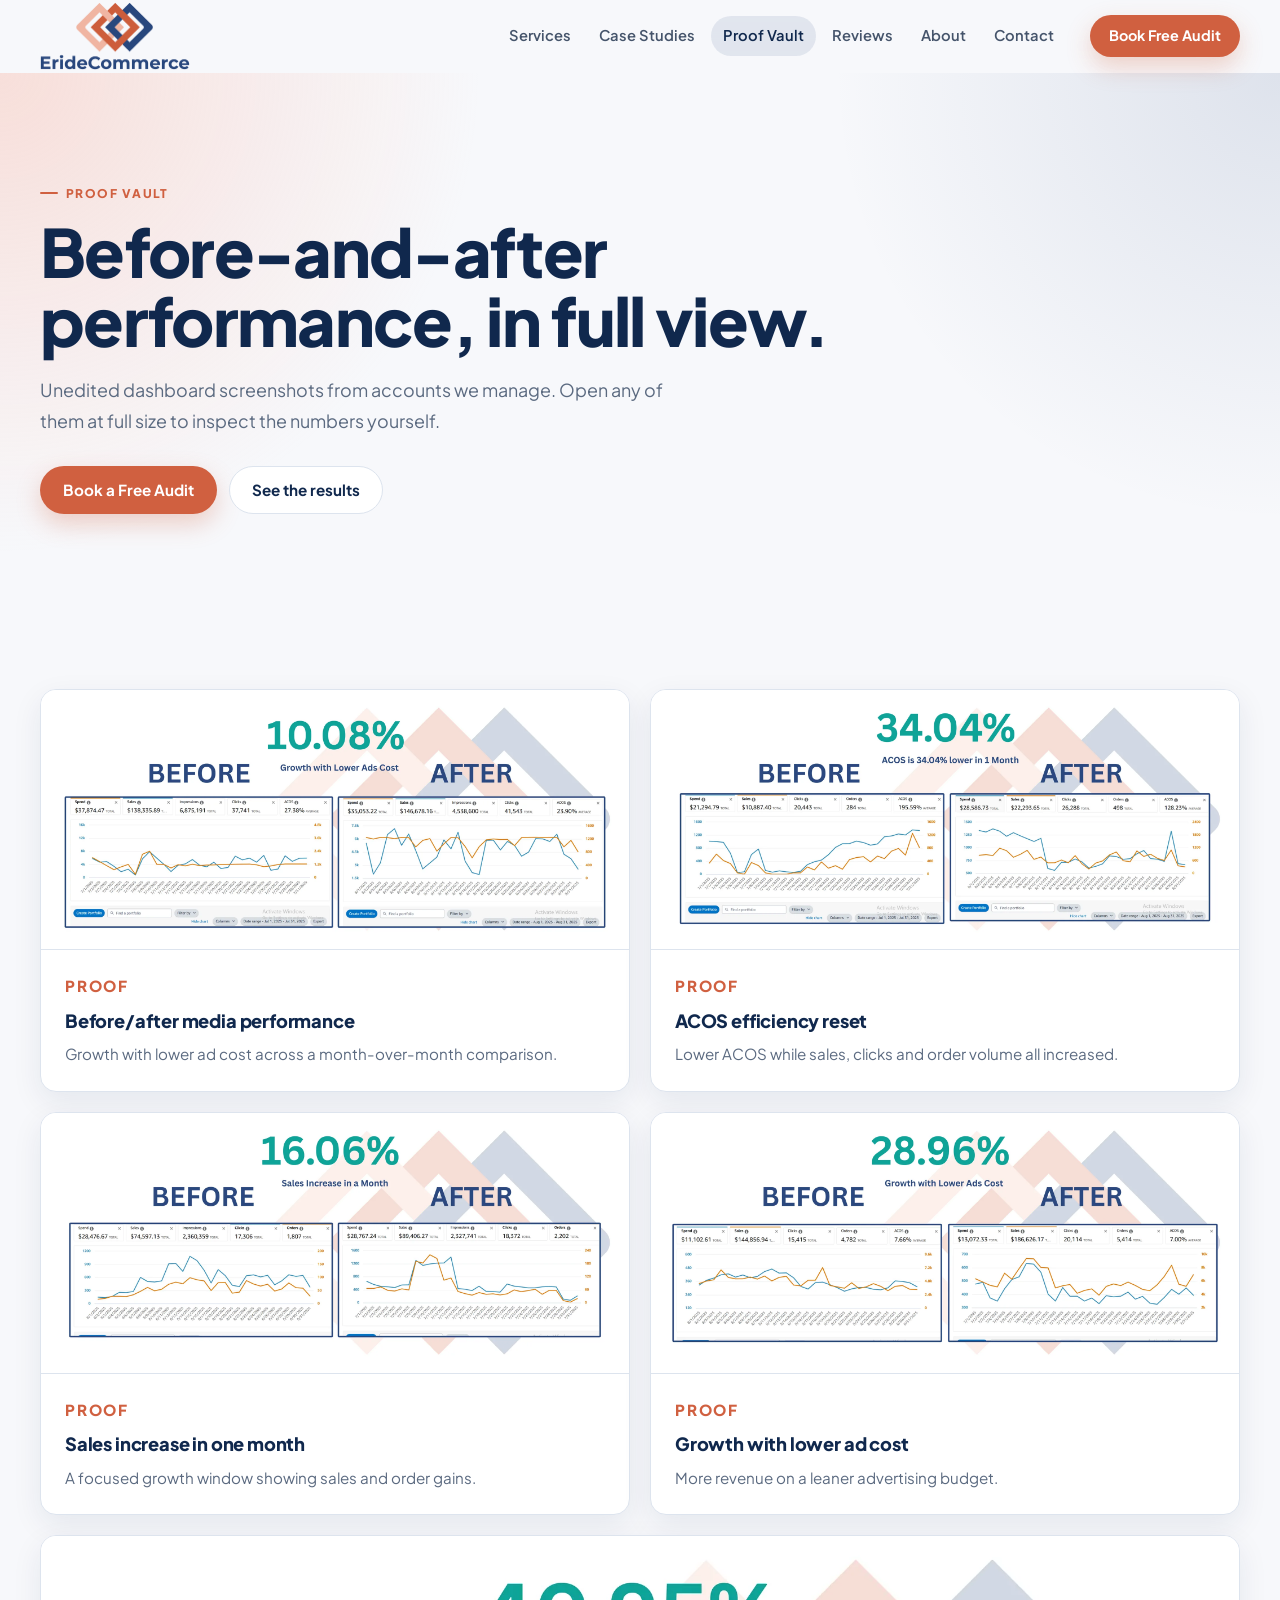
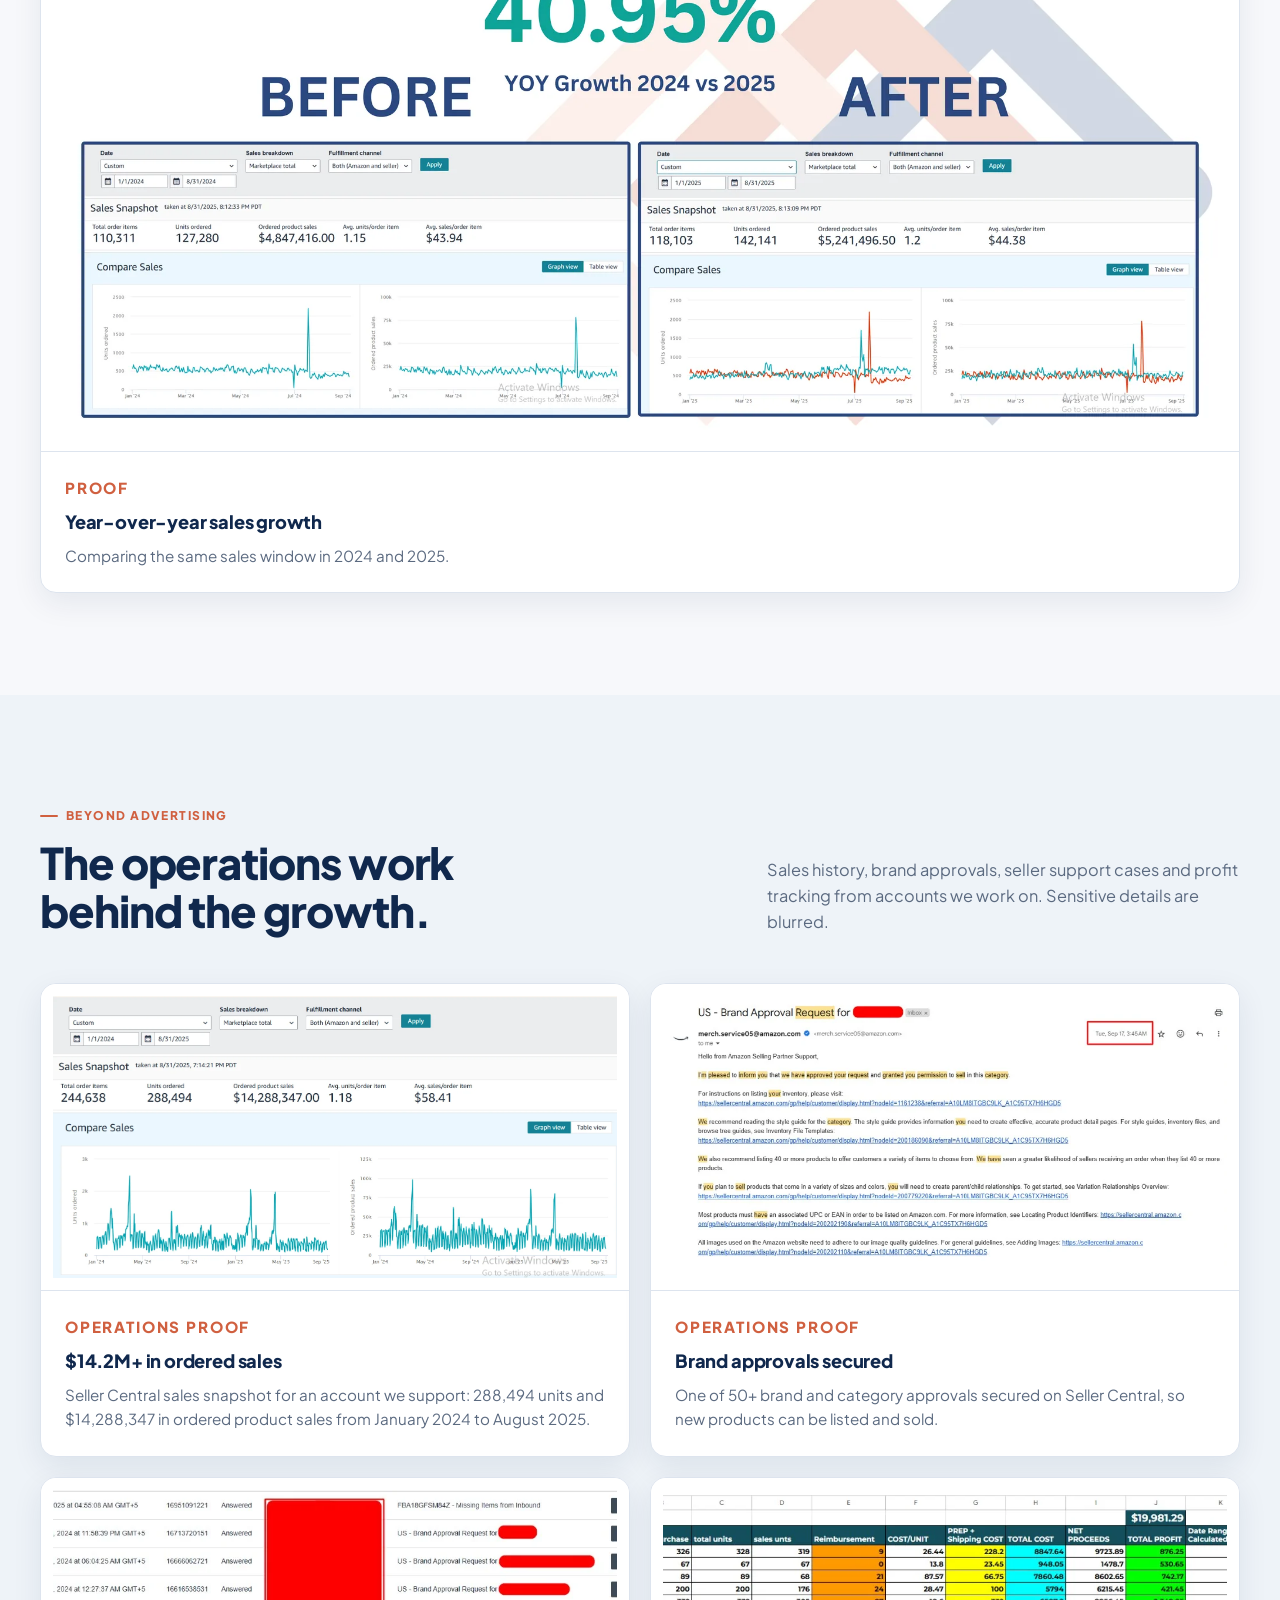
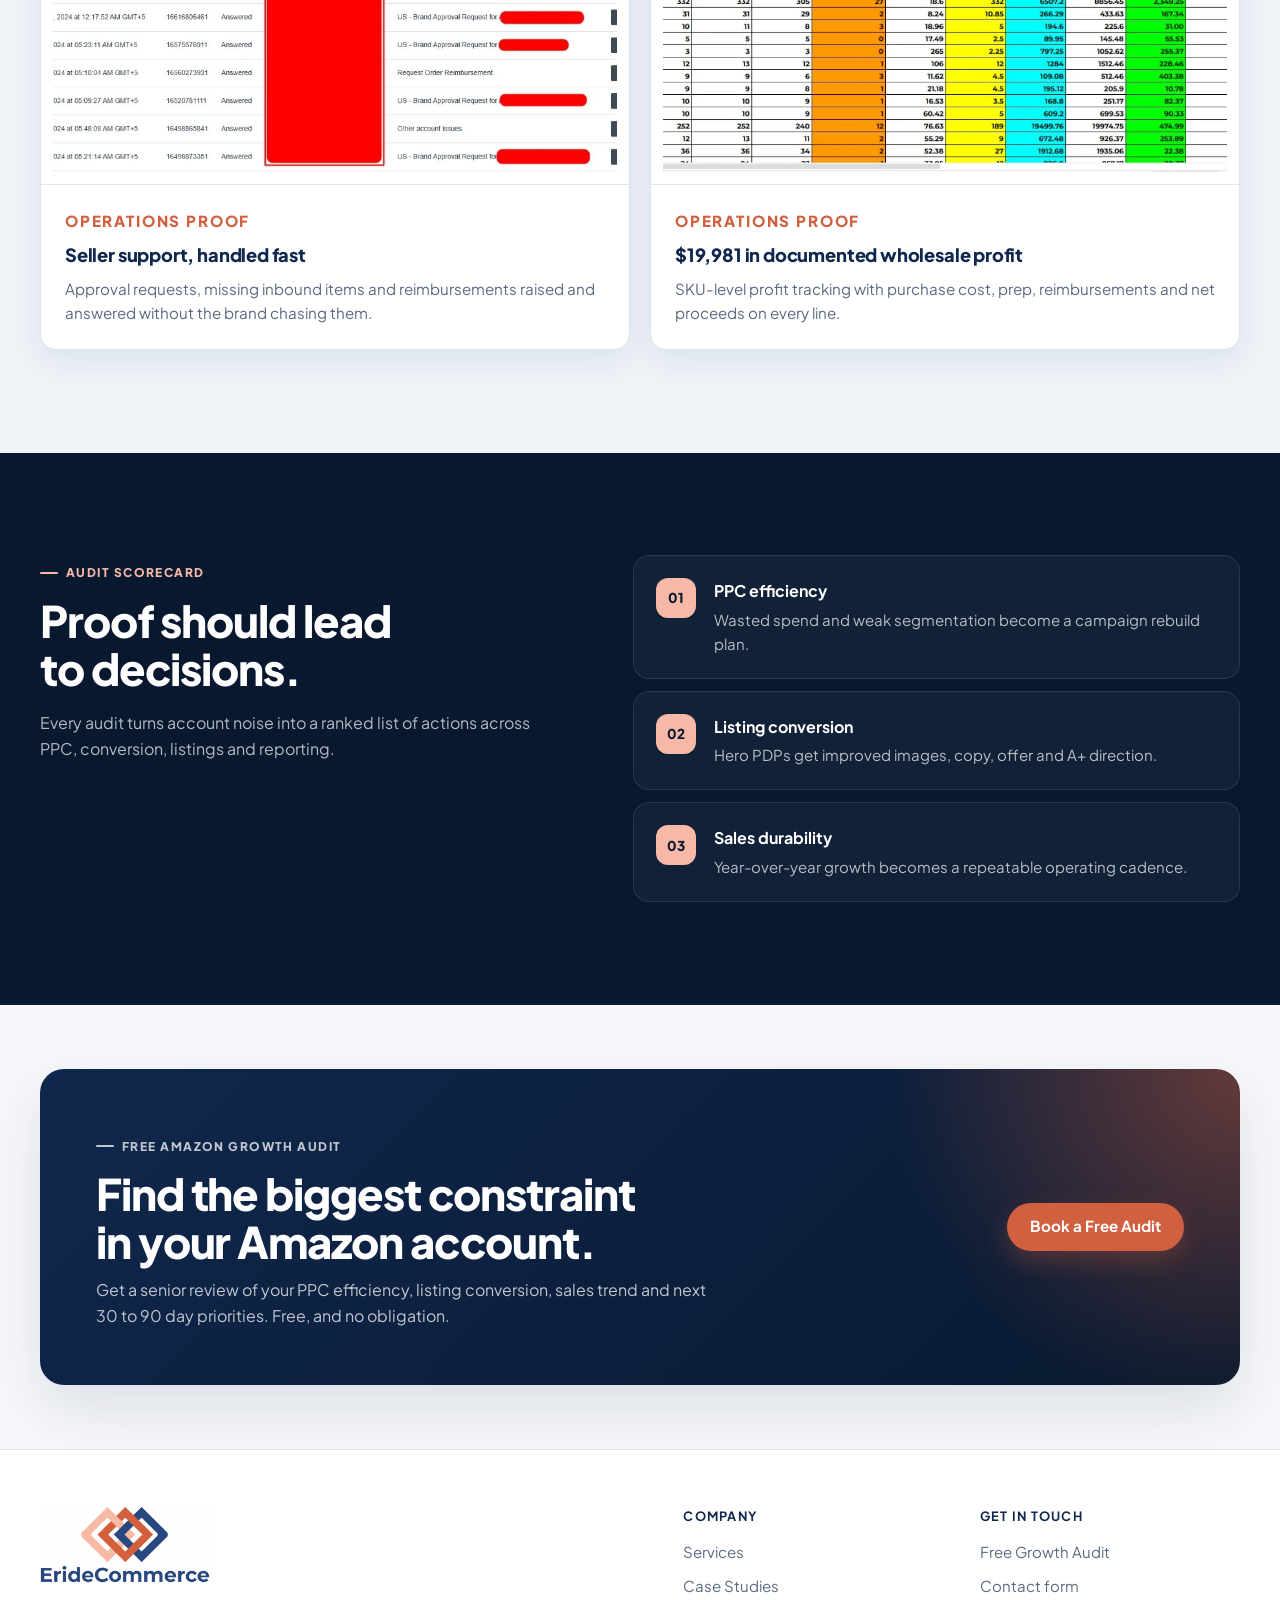
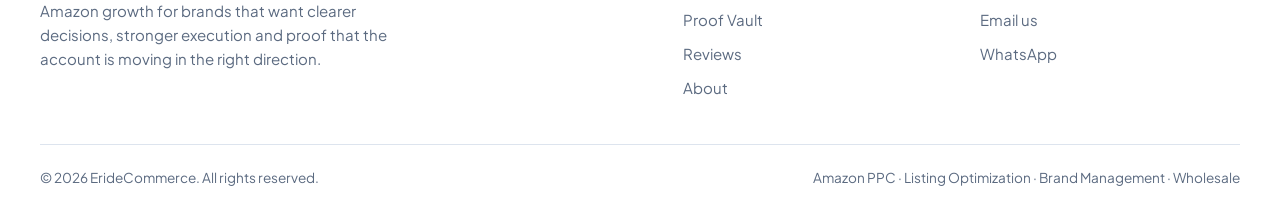
<file: proof-vault.html>
<!doctype html>
<html lang="en">
<head>
  <meta charset="utf-8">
  <meta name="viewport" content="width=device-width, initial-scale=1">
  <title>Proof Vault | ErideCommerce</title>
  <meta name="description" content="Before-and-after Amazon performance screenshots from real ErideCommerce accounts.">
  <meta name="theme-color" content="#10284d">
  <meta property="og:title" content="Proof Vault | ErideCommerce">
  <meta property="og:description" content="Before-and-after Amazon performance screenshots from real ErideCommerce accounts.">
  <meta property="og:type" content="website">
  <meta property="og:image" content="assets/web/main-page.webp">
  <link rel="icon" type="image/png" href="assets/web/logo.png">
  <link rel="preconnect" href="https://fonts.googleapis.com">
  <link rel="preconnect" href="https://fonts.gstatic.com" crossorigin>
  <link href="https://fonts.googleapis.com/css2?family=Plus+Jakarta+Sans:wght@400;500;600;700;800&display=swap" rel="stylesheet">
  <link rel="stylesheet" href="page.css">
  <script>document.documentElement.classList.add("js")</script>
</head>
<body>
<a class="skip" href="#main">Skip to content</a>
<header class="nav">
  <div class="container nav-inner">
    <a class="brand" href="index.html" aria-label="ErideCommerce home"><img src="assets/web/logo.png" alt="ErideCommerce" width="150" height="68"></a>
    <nav class="navlinks" id="site-menu" aria-label="Primary">
      <a href="services.html">Services</a>
      <a href="case-studies.html">Case Studies</a>
      <a href="proof-vault.html">Proof Vault</a>
      <a href="reviews.html">Reviews</a>
      <a href="about.html">About</a>
      <a href="contact.html">Contact</a>
      <a class="mobile-cta" href="free-audit.html">Book a Free Audit</a>
    </nav>
    <a class="button primary nav-cta" href="free-audit.html">Book Free Audit</a>
    <button class="nav-toggle" type="button" aria-label="Open menu" aria-controls="site-menu" aria-expanded="false"><span></span></button>
  </div>
</header>
<main id="main">

<section class="page-hero">
  <div class="container">
    <p class="eyebrow">Proof vault</p>
    <h1>Before-and-after performance, in full view.</h1>
    <p class="lead">Unedited dashboard screenshots from accounts we manage. Open any of them at full size to inspect the numbers yourself.</p>
    <div class="actions"><a class="button primary" href="free-audit.html">Book a Free Audit</a><a class="button secondary" href="case-studies.html">See the results</a></div>
  </div>
</section>

<section class="section">
  <div class="container grid-2">
      <article class="case reveal"><a class="proof-frame" href="assets/proof/1.png" target="_blank" rel="noopener"><img src="assets/web/proof-1.webp" alt="Before/after media performance dashboard screenshot" loading="lazy"></a><div class="case-body"><p class="eyebrow">Proof</p><h3>Before/after media performance</h3><p>Growth with lower ad cost across a month-over-month comparison.</p></div></article>
      <article class="case reveal"><a class="proof-frame" href="assets/proof/2.png" target="_blank" rel="noopener"><img src="assets/web/proof-2.webp" alt="ACOS efficiency reset dashboard screenshot" loading="lazy"></a><div class="case-body"><p class="eyebrow">Proof</p><h3>ACOS efficiency reset</h3><p>Lower ACOS while sales, clicks and order volume all increased.</p></div></article>
      <article class="case reveal"><a class="proof-frame" href="assets/proof/3.png" target="_blank" rel="noopener"><img src="assets/web/proof-3.webp" alt="Sales increase in one month dashboard screenshot" loading="lazy"></a><div class="case-body"><p class="eyebrow">Proof</p><h3>Sales increase in one month</h3><p>A focused growth window showing sales and order gains.</p></div></article>
      <article class="case reveal"><a class="proof-frame" href="assets/proof/4.png" target="_blank" rel="noopener"><img src="assets/web/proof-4.webp" alt="Growth with lower ad cost dashboard screenshot" loading="lazy"></a><div class="case-body"><p class="eyebrow">Proof</p><h3>Growth with lower ad cost</h3><p>More revenue on a leaner advertising budget.</p></div></article>
      <article class="case reveal"><a class="proof-frame" href="assets/proof/5.png" target="_blank" rel="noopener"><img src="assets/web/proof-5.webp" alt="Year-over-year sales growth dashboard screenshot" loading="lazy"></a><div class="case-body"><p class="eyebrow">Proof</p><h3>Year-over-year sales growth</h3><p>Comparing the same sales window in 2024 and 2025.</p></div></article>
  </div>
</section>

<section class="section soft">
  <div class="container">
    <div class="section-head reveal">
      <div><p class="eyebrow">Beyond advertising</p><h2>The operations work behind the growth.</h2></div>
      <p>Sales history, brand approvals, seller support cases and profit tracking from accounts we work on. Sensitive details are blurred.</p>
    </div>
    <div class="grid-2">
      <article class="case reveal"><a class="proof-frame plain" href="assets/web/sales-dashboard.webp" target="_blank" rel="noopener"><img src="assets/web/sales-dashboard.webp" alt="$14.2M+ in ordered sales screenshot" loading="lazy"></a><div class="case-body"><p class="eyebrow">Operations proof</p><h3>$14.2M+ in ordered sales</h3><p>Seller Central sales snapshot for an account we support: 288,494 units and $14,288,347 in ordered product sales from January 2024 to August 2025.</p></div></article>
      <article class="case reveal"><a class="proof-frame plain" href="assets/web/brand-approval.webp" target="_blank" rel="noopener"><img src="assets/web/brand-approval.webp" alt="Brand approvals secured screenshot" loading="lazy"></a><div class="case-body"><p class="eyebrow">Operations proof</p><h3>Brand approvals secured</h3><p>One of 50+ brand and category approvals secured on Seller Central, so new products can be listed and sold.</p></div></article>
      <article class="case reveal"><a class="proof-frame plain" href="assets/web/approval-cases.webp" target="_blank" rel="noopener"><img src="assets/web/approval-cases.webp" alt="Seller support, handled fast screenshot" loading="lazy"></a><div class="case-body"><p class="eyebrow">Operations proof</p><h3>Seller support, handled fast</h3><p>Approval requests, missing inbound items and reimbursements raised and answered without the brand chasing them.</p></div></article>
      <article class="case reveal"><a class="proof-frame plain" href="assets/web/profit-sheet.webp" target="_blank" rel="noopener"><img src="assets/web/profit-sheet.webp" alt="$19,981 in documented wholesale profit screenshot" loading="lazy"></a><div class="case-body"><p class="eyebrow">Operations proof</p><h3>$19,981 in documented wholesale profit</h3><p>SKU-level profit tracking with purchase cost, prep, reimbursements and net proceeds on every line.</p></div></article>
    </div>
  </div>
</section>

<section class="section dark">
  <div class="container split">
    <div class="reveal"><p class="eyebrow">Audit scorecard</p><h2>Proof should lead to decisions.</h2><p>Every audit turns account noise into a ranked list of actions across PPC, conversion, listings and reporting.</p></div>
    <div class="reveal">
      <ol class="steps">
        <li><div><strong>PPC efficiency</strong><p>Wasted spend and weak segmentation become a campaign rebuild plan.</p></div></li>
        <li><div><strong>Listing conversion</strong><p>Hero PDPs get improved images, copy, offer and A+ direction.</p></div></li>
        <li><div><strong>Sales durability</strong><p>Year-over-year growth becomes a repeatable operating cadence.</p></div></li>
      </ol>
    </div>
  </div>
</section>

<section class="section tight">
  <div class="container">
    <div class="cta-band reveal">
      <div>
        <p class="eyebrow">Free Amazon Growth Audit</p>
        <h2>Find the biggest constraint in your Amazon account.</h2>
        <p>Get a senior review of your PPC efficiency, listing conversion, sales trend and next 30 to 90 day priorities. Free, and no obligation.</p>
      </div>
      <div class="actions"><a class="button primary" href="free-audit.html">Book a Free Audit</a></div>
    </div>
  </div>
</section>
</main>
<footer class="footer">
  <div class="container">
    <div class="footer-grid">
      <div>
        <img src="assets/web/logo.png" alt="ErideCommerce" width="170" height="78" loading="lazy">
        <p>Amazon growth for brands that want clearer decisions, stronger execution and proof that the account is moving in the right direction.</p>
      </div>
      <div>
        <h4>Company</h4>
        <nav aria-label="Footer">
          <a href="services.html">Services</a>
          <a href="case-studies.html">Case Studies</a>
          <a href="proof-vault.html">Proof Vault</a>
          <a href="reviews.html">Reviews</a>
          <a href="about.html">About</a>
        </nav>
      </div>
      <div>
        <h4>Get in touch</h4>
        <nav aria-label="Contact">
          <a href="free-audit.html">Free Growth Audit</a>
          <a href="contact.html">Contact form</a>
          <a href="mailto:ahmadhaidertariq@gmail.com">Email us</a>
          <a href="https://wa.me/923144166070" target="_blank" rel="noopener">WhatsApp</a>
        </nav>
      </div>
    </div>
    <div class="footer-bottom">
      <span>&copy; <span data-year>2026</span> ErideCommerce. All rights reserved.</span>
      <span>Amazon PPC &middot; Listing Optimization &middot; Brand Management &middot; Wholesale</span>
    </div>
  </div>
</footer>
<script src="site.js" defer></script>
</body>
</html>
</file>
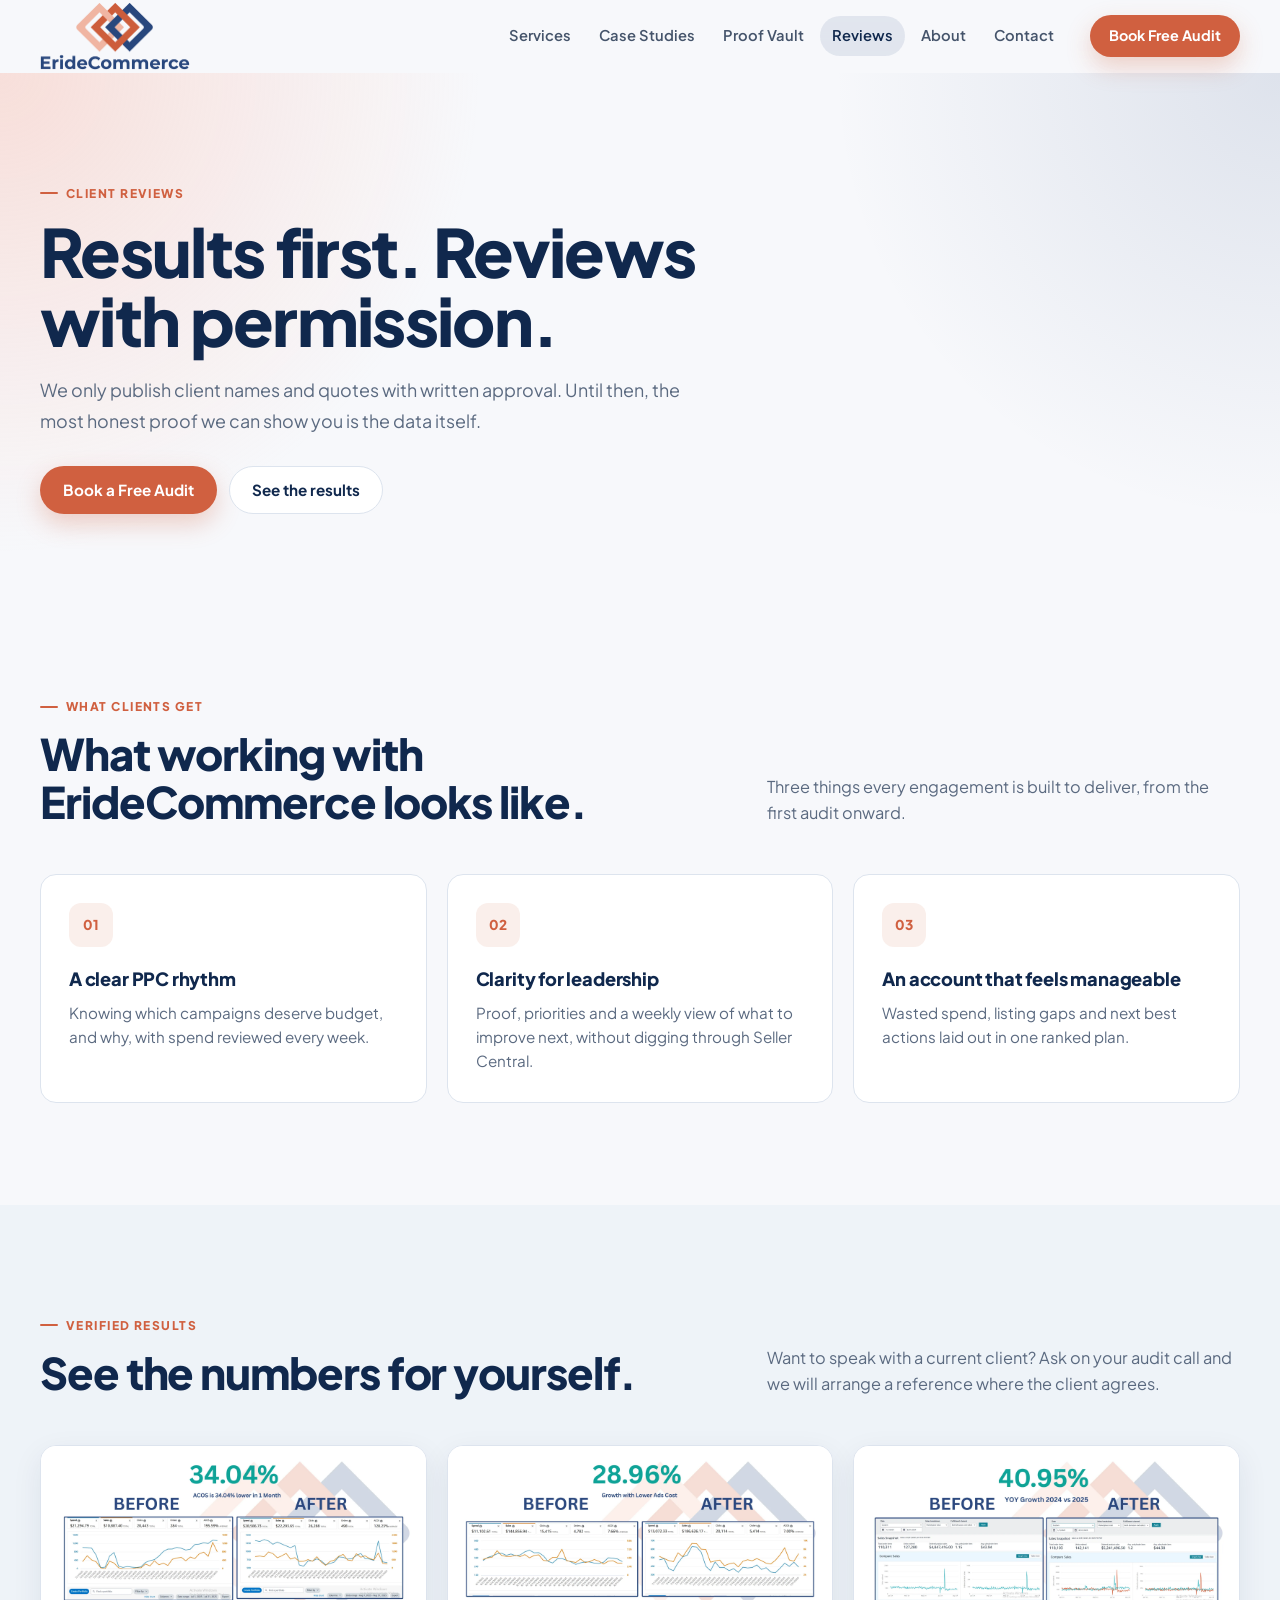
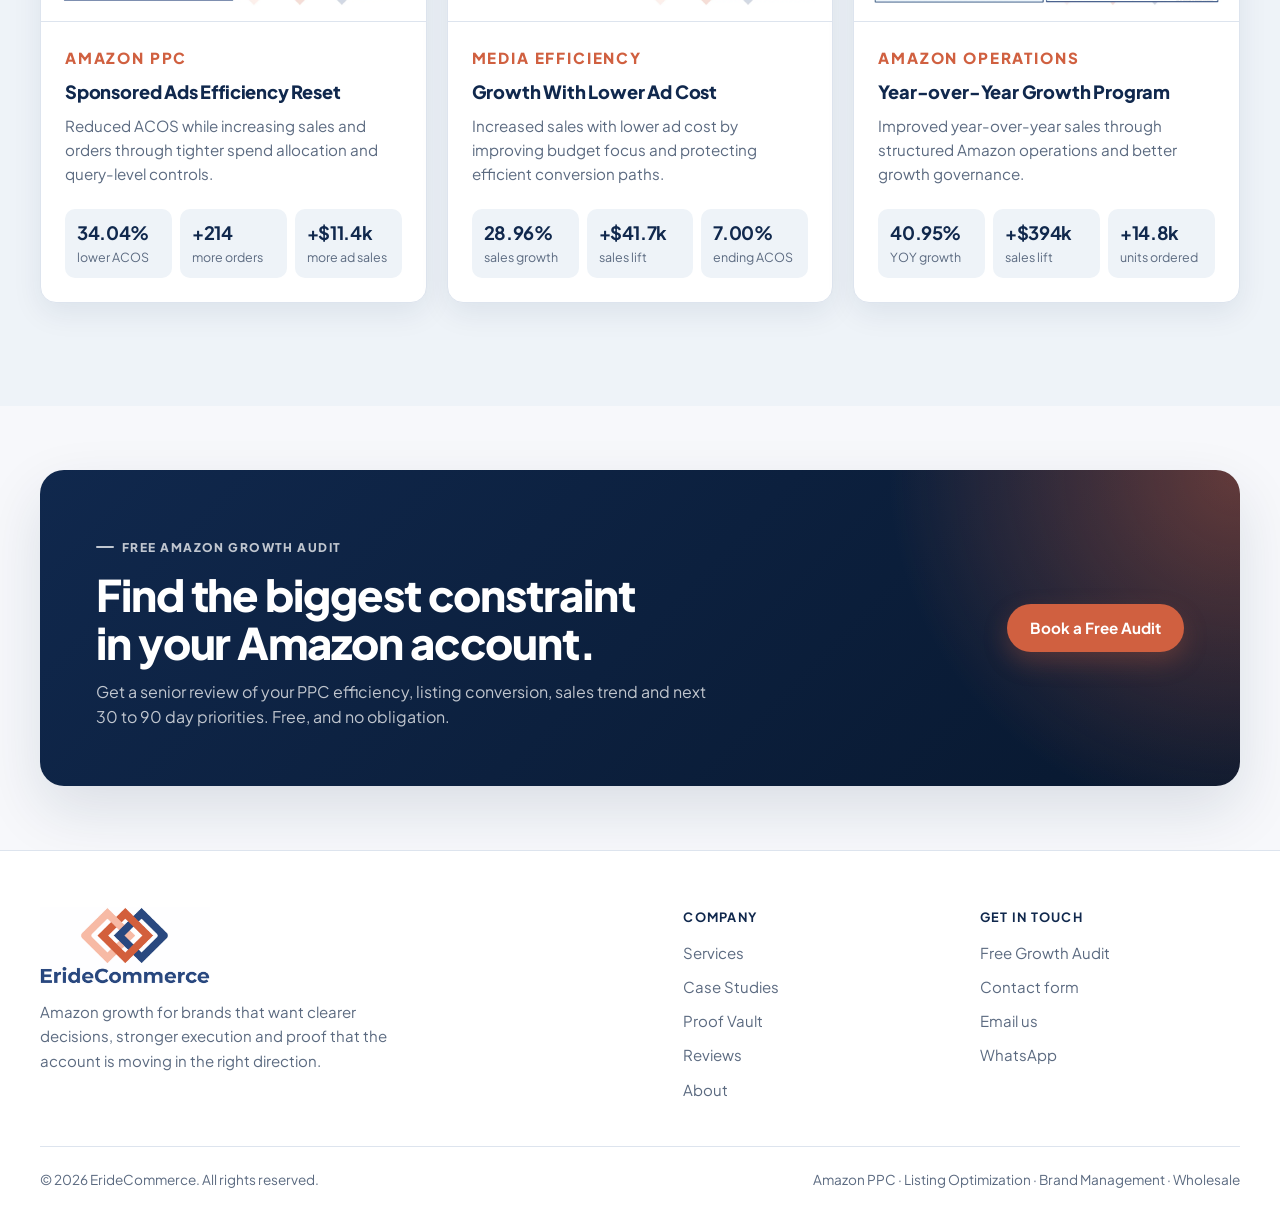
<file: reviews.html>
<!doctype html>
<html lang="en">
<head>
  <meta charset="utf-8">
  <meta name="viewport" content="width=device-width, initial-scale=1">
  <title>Client Reviews | ErideCommerce</title>
  <meta name="description" content="How ErideCommerce handles client reviews and references, plus the verified results behind our work.">
  <meta name="theme-color" content="#10284d">
  <meta property="og:title" content="Client Reviews | ErideCommerce">
  <meta property="og:description" content="How ErideCommerce handles client reviews and references, plus the verified results behind our work.">
  <meta property="og:type" content="website">
  <meta property="og:image" content="assets/web/main-page.webp">
  <link rel="icon" type="image/png" href="assets/web/logo.png">
  <link rel="preconnect" href="https://fonts.googleapis.com">
  <link rel="preconnect" href="https://fonts.gstatic.com" crossorigin>
  <link href="https://fonts.googleapis.com/css2?family=Plus+Jakarta+Sans:wght@400;500;600;700;800&display=swap" rel="stylesheet">
  <link rel="stylesheet" href="page.css">
  <script>document.documentElement.classList.add("js")</script>
</head>
<body>
<a class="skip" href="#main">Skip to content</a>
<header class="nav">
  <div class="container nav-inner">
    <a class="brand" href="index.html" aria-label="ErideCommerce home"><img src="assets/web/logo.png" alt="ErideCommerce" width="150" height="68"></a>
    <nav class="navlinks" id="site-menu" aria-label="Primary">
      <a href="services.html">Services</a>
      <a href="case-studies.html">Case Studies</a>
      <a href="proof-vault.html">Proof Vault</a>
      <a href="reviews.html">Reviews</a>
      <a href="about.html">About</a>
      <a href="contact.html">Contact</a>
      <a class="mobile-cta" href="free-audit.html">Book a Free Audit</a>
    </nav>
    <a class="button primary nav-cta" href="free-audit.html">Book Free Audit</a>
    <button class="nav-toggle" type="button" aria-label="Open menu" aria-controls="site-menu" aria-expanded="false"><span></span></button>
  </div>
</header>
<main id="main">

<section class="page-hero">
  <div class="container">
    <p class="eyebrow">Client reviews</p>
    <h1>Results first. Reviews with permission.</h1>
    <p class="lead">We only publish client names and quotes with written approval. Until then, the most honest proof we can show you is the data itself.</p>
    <div class="actions"><a class="button primary" href="free-audit.html">Book a Free Audit</a><a class="button secondary" href="case-studies.html">See the results</a></div>
  </div>
</section>

<section class="section">
  <div class="container">
    <div class="section-head reveal">
      <div><p class="eyebrow">What clients get</p><h2>What working with ErideCommerce looks like.</h2></div>
      <p>Three things every engagement is built to deliver, from the first audit onward.</p>
    </div>
    <div class="grid-3">
      <article class="card reveal"><div class="icon">01</div><h3>A clear PPC rhythm</h3><p>Knowing which campaigns deserve budget, and why, with spend reviewed every week.</p></article>
      <article class="card reveal"><div class="icon">02</div><h3>Clarity for leadership</h3><p>Proof, priorities and a weekly view of what to improve next, without digging through Seller Central.</p></article>
      <article class="card reveal"><div class="icon">03</div><h3>An account that feels manageable</h3><p>Wasted spend, listing gaps and next best actions laid out in one ranked plan.</p></article>
    </div>
  </div>
</section>

<section class="section soft">
  <div class="container">
    <div class="section-head reveal">
      <div><p class="eyebrow">Verified results</p><h2>See the numbers for yourself.</h2></div>
      <p>Want to speak with a current client? Ask on your audit call and we will arrange a reference where the client agrees.</p>
    </div>
    <div class="grid-3">
      <article class="case reveal"><a class="proof-frame" href="assets/proof/2.png" target="_blank" rel="noopener"><img src="assets/web/proof-2.webp" alt="ACOS reduction before and after" loading="lazy"></a><div class="case-body"><p class="eyebrow">Amazon PPC</p><h3>Sponsored Ads Efficiency Reset</h3><p>Reduced ACOS while increasing sales and orders through tighter spend allocation and query-level controls.</p><div class="case-stats"><span><strong>34.04%</strong>lower ACOS</span><span><strong>+214</strong>more orders</span><span><strong>+$11.4k</strong>more ad sales</span></div></div></article>
      <article class="case reveal"><a class="proof-frame" href="assets/proof/4.png" target="_blank" rel="noopener"><img src="assets/web/proof-4.webp" alt="Growth with lower ad cost before and after" loading="lazy"></a><div class="case-body"><p class="eyebrow">Media efficiency</p><h3>Growth With Lower Ad Cost</h3><p>Increased sales with lower ad cost by improving budget focus and protecting efficient conversion paths.</p><div class="case-stats"><span><strong>28.96%</strong>sales growth</span><span><strong>+$41.7k</strong>sales lift</span><span><strong>7.00%</strong>ending ACOS</span></div></div></article>
      <article class="case reveal"><a class="proof-frame" href="assets/proof/5.png" target="_blank" rel="noopener"><img src="assets/web/proof-5.webp" alt="Year over year sales growth" loading="lazy"></a><div class="case-body"><p class="eyebrow">Amazon operations</p><h3>Year-over-Year Growth Program</h3><p>Improved year-over-year sales through structured Amazon operations and better growth governance.</p><div class="case-stats"><span><strong>40.95%</strong>YOY growth</span><span><strong>+$394k</strong>sales lift</span><span><strong>+14.8k</strong>units ordered</span></div></div></article>
    </div>
  </div>
</section>

<section class="section tight">
  <div class="container">
    <div class="cta-band reveal">
      <div>
        <p class="eyebrow">Free Amazon Growth Audit</p>
        <h2>Find the biggest constraint in your Amazon account.</h2>
        <p>Get a senior review of your PPC efficiency, listing conversion, sales trend and next 30 to 90 day priorities. Free, and no obligation.</p>
      </div>
      <div class="actions"><a class="button primary" href="free-audit.html">Book a Free Audit</a></div>
    </div>
  </div>
</section>
</main>
<footer class="footer">
  <div class="container">
    <div class="footer-grid">
      <div>
        <img src="assets/web/logo.png" alt="ErideCommerce" width="170" height="78" loading="lazy">
        <p>Amazon growth for brands that want clearer decisions, stronger execution and proof that the account is moving in the right direction.</p>
      </div>
      <div>
        <h4>Company</h4>
        <nav aria-label="Footer">
          <a href="services.html">Services</a>
          <a href="case-studies.html">Case Studies</a>
          <a href="proof-vault.html">Proof Vault</a>
          <a href="reviews.html">Reviews</a>
          <a href="about.html">About</a>
        </nav>
      </div>
      <div>
        <h4>Get in touch</h4>
        <nav aria-label="Contact">
          <a href="free-audit.html">Free Growth Audit</a>
          <a href="contact.html">Contact form</a>
          <a href="mailto:ahmadhaidertariq@gmail.com">Email us</a>
          <a href="https://wa.me/923144166070" target="_blank" rel="noopener">WhatsApp</a>
        </nav>
      </div>
    </div>
    <div class="footer-bottom">
      <span>&copy; <span data-year>2026</span> ErideCommerce. All rights reserved.</span>
      <span>Amazon PPC &middot; Listing Optimization &middot; Brand Management &middot; Wholesale</span>
    </div>
  </div>
</footer>
<script src="site.js" defer></script>
</body>
</html>
</file>
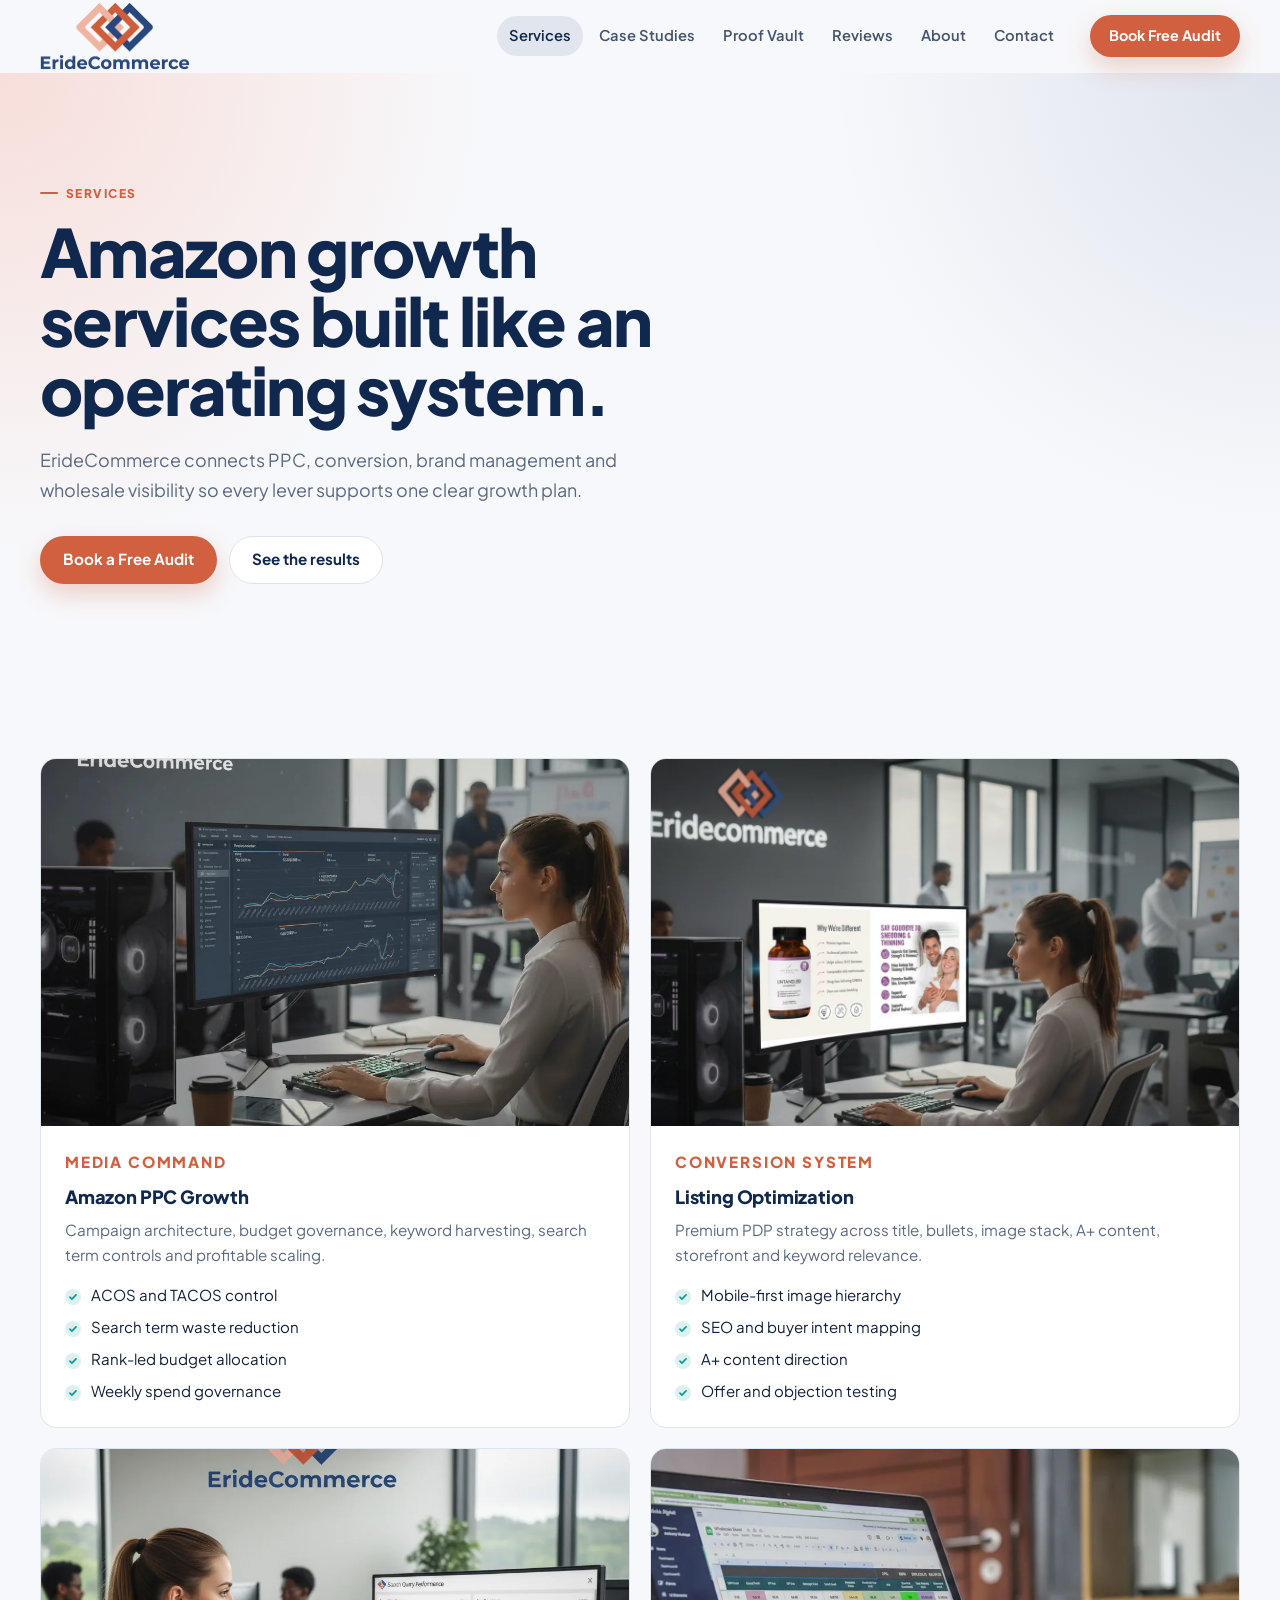
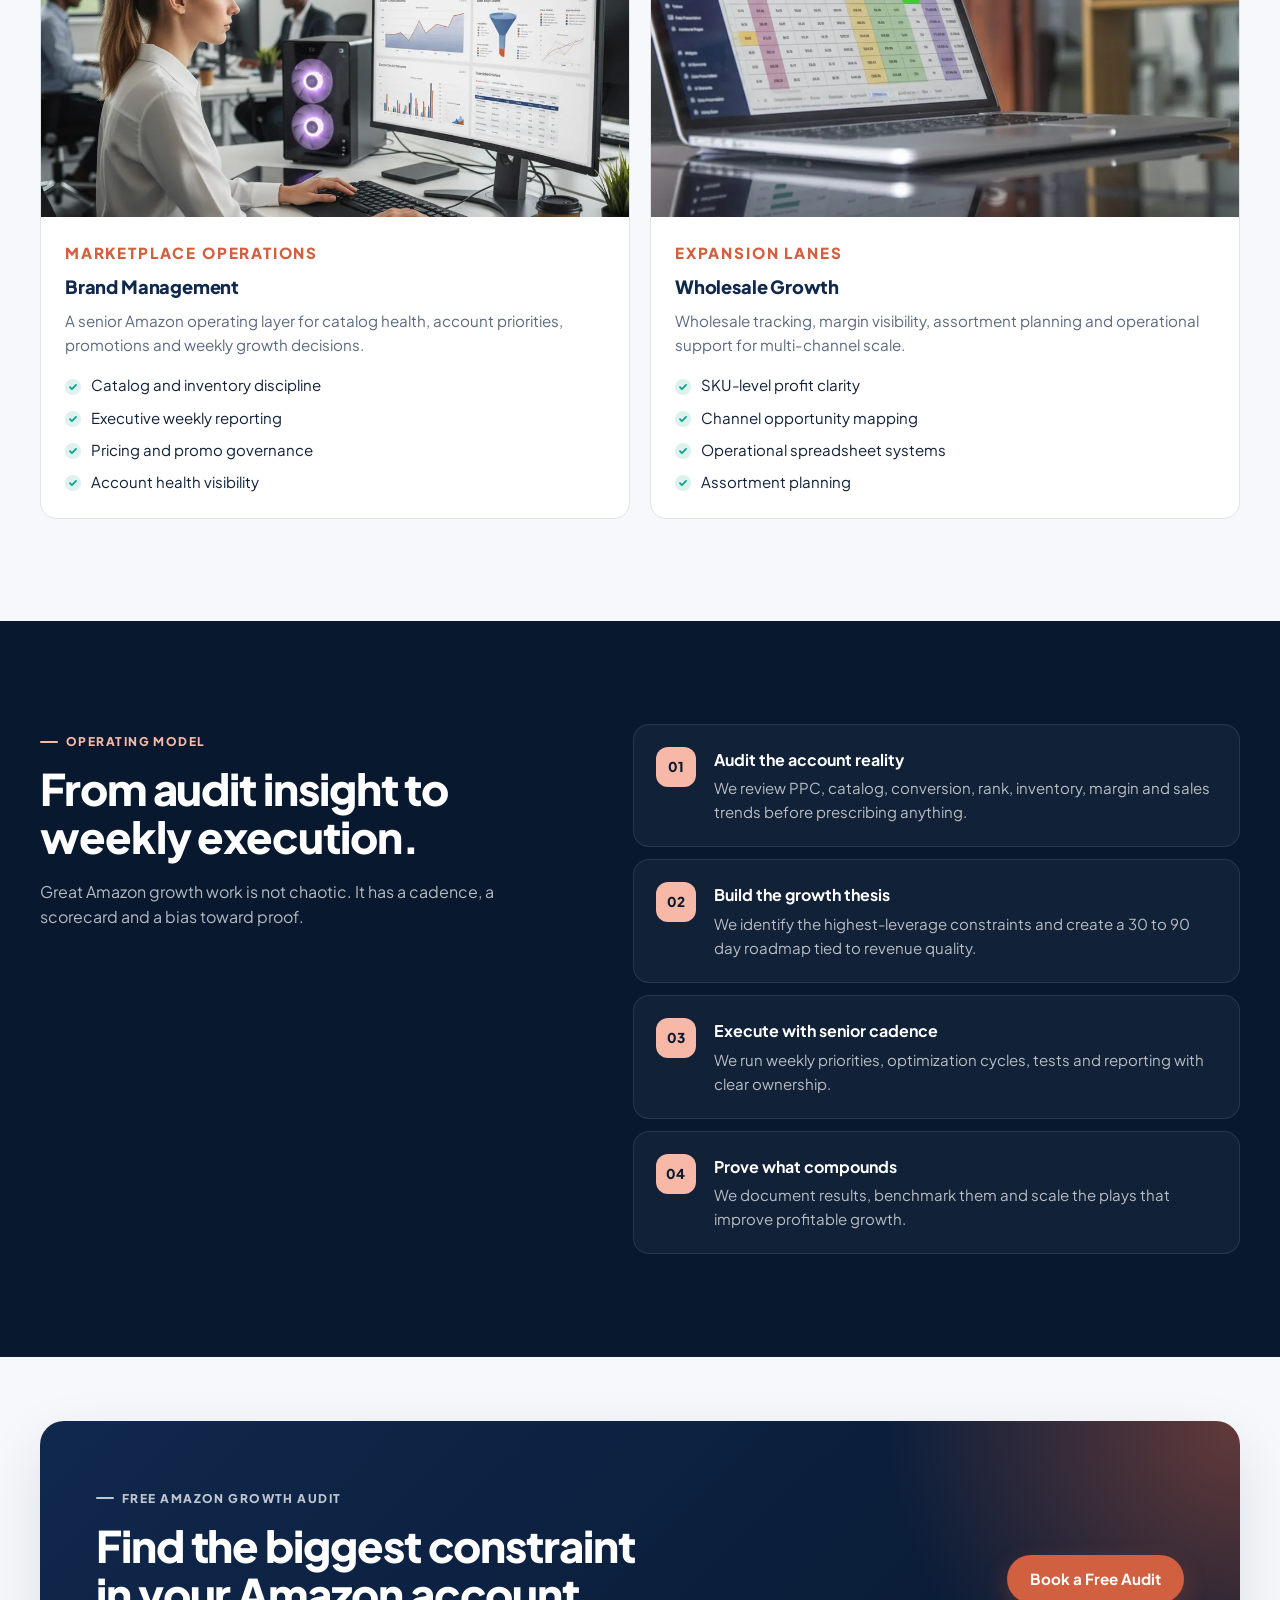
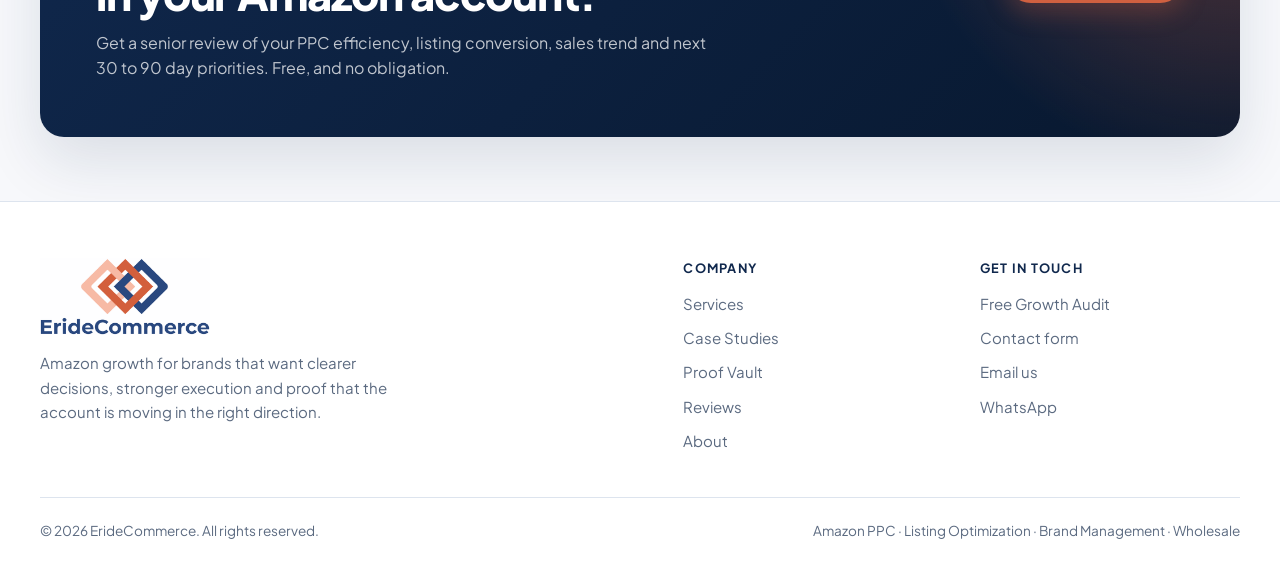
<file: services.html>
<!doctype html>
<html lang="en">
<head>
  <meta charset="utf-8">
  <meta name="viewport" content="width=device-width, initial-scale=1">
  <title>Services | ErideCommerce</title>
  <meta name="description" content="Amazon PPC, listing optimization, brand management and wholesale growth, run as one connected operating system.">
  <meta name="theme-color" content="#10284d">
  <meta property="og:title" content="Services | ErideCommerce">
  <meta property="og:description" content="Amazon PPC, listing optimization, brand management and wholesale growth, run as one connected operating system.">
  <meta property="og:type" content="website">
  <meta property="og:image" content="assets/web/main-page.webp">
  <link rel="icon" type="image/png" href="assets/web/logo.png">
  <link rel="preconnect" href="https://fonts.googleapis.com">
  <link rel="preconnect" href="https://fonts.gstatic.com" crossorigin>
  <link href="https://fonts.googleapis.com/css2?family=Plus+Jakarta+Sans:wght@400;500;600;700;800&display=swap" rel="stylesheet">
  <link rel="stylesheet" href="page.css">
  <script>document.documentElement.classList.add("js")</script>
</head>
<body>
<a class="skip" href="#main">Skip to content</a>
<header class="nav">
  <div class="container nav-inner">
    <a class="brand" href="index.html" aria-label="ErideCommerce home"><img src="assets/web/logo.png" alt="ErideCommerce" width="150" height="68"></a>
    <nav class="navlinks" id="site-menu" aria-label="Primary">
      <a href="services.html">Services</a>
      <a href="case-studies.html">Case Studies</a>
      <a href="proof-vault.html">Proof Vault</a>
      <a href="reviews.html">Reviews</a>
      <a href="about.html">About</a>
      <a href="contact.html">Contact</a>
      <a class="mobile-cta" href="free-audit.html">Book a Free Audit</a>
    </nav>
    <a class="button primary nav-cta" href="free-audit.html">Book Free Audit</a>
    <button class="nav-toggle" type="button" aria-label="Open menu" aria-controls="site-menu" aria-expanded="false"><span></span></button>
  </div>
</header>
<main id="main">

<section class="page-hero">
  <div class="container">
    <p class="eyebrow">Services</p>
    <h1>Amazon growth services built like an operating system.</h1>
    <p class="lead">ErideCommerce connects PPC, conversion, brand management and wholesale visibility so every lever supports one clear growth plan.</p>
    <div class="actions"><a class="button primary" href="free-audit.html">Book a Free Audit</a><a class="button secondary" href="case-studies.html">See the results</a></div>
  </div>
</section>

<section class="section">
  <div class="container grid-2">
      <article class="service reveal"><img src="assets/web/ppc.webp" alt="Amazon PPC dashboards" loading="lazy"><div class="service-body"><p class="eyebrow">Media command</p><h3>Amazon PPC Growth</h3><p>Campaign architecture, budget governance, keyword harvesting, search term controls and profitable scaling.</p><ul class="checks"><li>ACOS and TACOS control</li><li>Search term waste reduction</li><li>Rank-led budget allocation</li><li>Weekly spend governance</li></ul></div></article>
      <article class="service reveal"><img src="assets/web/listing-optimise.webp" alt="Listing optimization workstation" loading="lazy"><div class="service-body"><p class="eyebrow">Conversion system</p><h3>Listing Optimization</h3><p>Premium PDP strategy across title, bullets, image stack, A+ content, storefront and keyword relevance.</p><ul class="checks"><li>Mobile-first image hierarchy</li><li>SEO and buyer intent mapping</li><li>A+ content direction</li><li>Offer and objection testing</li></ul></div></article>
      <article class="service reveal"><img src="assets/web/brand-management.webp" alt="Brand management team" loading="lazy"><div class="service-body"><p class="eyebrow">Marketplace operations</p><h3>Brand Management</h3><p>A senior Amazon operating layer for catalog health, account priorities, promotions and weekly growth decisions.</p><ul class="checks"><li>Catalog and inventory discipline</li><li>Executive weekly reporting</li><li>Pricing and promo governance</li><li>Account health visibility</li></ul></div></article>
      <article class="service reveal"><img src="assets/web/wholesale.webp" alt="Wholesale tracking spreadsheet" loading="lazy"><div class="service-body"><p class="eyebrow">Expansion lanes</p><h3>Wholesale Growth</h3><p>Wholesale tracking, margin visibility, assortment planning and operational support for multi-channel scale.</p><ul class="checks"><li>SKU-level profit clarity</li><li>Channel opportunity mapping</li><li>Operational spreadsheet systems</li><li>Assortment planning</li></ul></div></article>
  </div>
</section>

<section class="section dark">
  <div class="container split">
    <div class="reveal"><p class="eyebrow">Operating model</p><h2>From audit insight to weekly execution.</h2><p>Great Amazon growth work is not chaotic. It has a cadence, a scorecard and a bias toward proof.</p></div>
    <div class="reveal">
      <ol class="steps">
        <li><div><strong>Audit the account reality</strong><p>We review PPC, catalog, conversion, rank, inventory, margin and sales trends before prescribing anything.</p></div></li>
        <li><div><strong>Build the growth thesis</strong><p>We identify the highest-leverage constraints and create a 30 to 90 day roadmap tied to revenue quality.</p></div></li>
        <li><div><strong>Execute with senior cadence</strong><p>We run weekly priorities, optimization cycles, tests and reporting with clear ownership.</p></div></li>
        <li><div><strong>Prove what compounds</strong><p>We document results, benchmark them and scale the plays that improve profitable growth.</p></div></li>
      </ol>
    </div>
  </div>
</section>

<section class="section tight">
  <div class="container">
    <div class="cta-band reveal">
      <div>
        <p class="eyebrow">Free Amazon Growth Audit</p>
        <h2>Find the biggest constraint in your Amazon account.</h2>
        <p>Get a senior review of your PPC efficiency, listing conversion, sales trend and next 30 to 90 day priorities. Free, and no obligation.</p>
      </div>
      <div class="actions"><a class="button primary" href="free-audit.html">Book a Free Audit</a></div>
    </div>
  </div>
</section>
</main>
<footer class="footer">
  <div class="container">
    <div class="footer-grid">
      <div>
        <img src="assets/web/logo.png" alt="ErideCommerce" width="170" height="78" loading="lazy">
        <p>Amazon growth for brands that want clearer decisions, stronger execution and proof that the account is moving in the right direction.</p>
      </div>
      <div>
        <h4>Company</h4>
        <nav aria-label="Footer">
          <a href="services.html">Services</a>
          <a href="case-studies.html">Case Studies</a>
          <a href="proof-vault.html">Proof Vault</a>
          <a href="reviews.html">Reviews</a>
          <a href="about.html">About</a>
        </nav>
      </div>
      <div>
        <h4>Get in touch</h4>
        <nav aria-label="Contact">
          <a href="free-audit.html">Free Growth Audit</a>
          <a href="contact.html">Contact form</a>
          <a href="mailto:ahmadhaidertariq@gmail.com">Email us</a>
          <a href="https://wa.me/923144166070" target="_blank" rel="noopener">WhatsApp</a>
        </nav>
      </div>
    </div>
    <div class="footer-bottom">
      <span>&copy; <span data-year>2026</span> ErideCommerce. All rights reserved.</span>
      <span>Amazon PPC &middot; Listing Optimization &middot; Brand Management &middot; Wholesale</span>
    </div>
  </div>
</footer>
<script src="site.js" defer></script>
</body>
</html>
</file>
<file: page.css>
/* ErideCommerce shared stylesheet — used by every page. */
:root {
  --navy: #10284d;
  --navy-deep: #08182f;
  --blue: #284880;
  --slate: #6078a0;
  --coral: #d06040;
  --coral-dark: #b84d31;
  --peach: #f8b8a8;
  --bg: #f7f8fb;
  --surface: #ffffff;
  --soft: #eef3f8;
  --border: #dde4ee;
  --text: #102038;
  --muted: #5b6a80;
  --success: #0f9f8f;
  --radius: 16px;
  --radius-sm: 10px;
  --shadow: 0 24px 60px rgba(16, 40, 77, .12);
  --shadow-soft: 0 10px 30px rgba(16, 40, 77, .08);
  --max: 1200px;
  --gutter: clamp(18px, 4vw, 40px);
  --font: "Plus Jakarta Sans", Inter, ui-sans-serif, system-ui, -apple-system, BlinkMacSystemFont, "Segoe UI", sans-serif;
}

*, *::before, *::after { box-sizing: border-box; }
html { scroll-behavior: smooth; -webkit-text-size-adjust: 100%; }
body {
  margin: 0;
  color: var(--text);
  background: var(--bg);
  font-family: var(--font);
  font-size: 16px;
  line-height: 1.6;
  -webkit-font-smoothing: antialiased;
}
a { color: inherit; text-decoration: none; }
img { max-width: 100%; height: auto; display: block; }
button, input, select, textarea { font: inherit; }
::selection { color: #fff; background: var(--coral); }
:focus-visible { outline: 3px solid rgba(208, 96, 64, .55); outline-offset: 3px; border-radius: 6px; }

.container { width: min(var(--max), 100% - 2 * var(--gutter)); margin-inline: auto; }
.skip { position: absolute; left: -999px; top: 8px; z-index: 100; padding: 8px 14px; border-radius: 8px; color: #fff; background: var(--navy); }
.skip:focus { left: 8px; }

/* Typography */
h1, h2, h3, h4, p { margin: 0; }
h1, h2, h3 { color: var(--navy); font-weight: 800; letter-spacing: -.025em; text-wrap: balance; }
h1 { font-size: clamp(2.35rem, 5.2vw, 4.2rem); line-height: 1.04; }
h2 { font-size: clamp(1.8rem, 3.4vw, 2.75rem); line-height: 1.1; }
h3 { font-size: 1.14rem; line-height: 1.3; letter-spacing: -.01em; }
p { color: var(--muted); }
.lead { max-width: 640px; margin-top: 20px; font-size: clamp(1.02rem, 1.4vw, 1.16rem); line-height: 1.7; }
.eyebrow {
  display: inline-flex;
  align-items: center;
  gap: 8px;
  margin-bottom: 14px;
  color: var(--coral);
  font-size: .75rem;
  font-weight: 800;
  letter-spacing: .12em;
  text-transform: uppercase;
}
.eyebrow::before { content: ""; width: 18px; height: 2px; border-radius: 2px; background: currentColor; }
.accent { color: var(--coral); }

/* Buttons */
.button {
  min-height: 48px;
  display: inline-flex;
  align-items: center;
  justify-content: center;
  gap: 8px;
  border: 1px solid transparent;
  border-radius: 999px;
  padding: 0 22px;
  font-weight: 700;
  font-size: .95rem;
  white-space: nowrap;
  cursor: pointer;
  transition: transform .18s ease, box-shadow .18s ease, background .18s ease, color .18s ease;
}
.button:hover { transform: translateY(-1px); }
.primary { color: #fff; background: var(--coral); box-shadow: 0 10px 24px rgba(208, 96, 64, .28); }
.primary:hover { background: var(--coral-dark); box-shadow: 0 14px 30px rgba(208, 96, 64, .34); }
.secondary { color: var(--navy); border-color: var(--border); background: #fff; }
.secondary:hover { border-color: var(--slate); }
.ghost-light { color: #fff; border-color: rgba(255, 255, 255, .28); background: transparent; }
.ghost-light:hover { background: rgba(255, 255, 255, .08); }
.text-link { color: var(--blue); font-weight: 700; font-size: .92rem; }
.text-link::after { content: " \2192"; transition: margin .18s ease; }
.text-link:hover::after { margin-left: 4px; }
.actions { display: flex; flex-wrap: wrap; gap: 12px; margin-top: 30px; }

/* Header */
.nav {
  position: sticky;
  top: 0;
  z-index: 50;
  border-bottom: 1px solid transparent;
  background: rgba(247, 248, 251, .86);
  backdrop-filter: saturate(160%) blur(16px);
  -webkit-backdrop-filter: saturate(160%) blur(16px);
  transition: border-color .2s ease, box-shadow .2s ease;
}
.nav.scrolled { border-color: var(--border); box-shadow: 0 6px 24px rgba(16, 40, 77, .06); }
.nav-inner { display: flex; align-items: center; gap: 24px; min-height: 72px; }
.brand img { width: 150px; mix-blend-mode: multiply; }
.navlinks { display: flex; align-items: center; gap: 4px; margin-left: auto; }
.navlinks a {
  padding: 8px 12px;
  border-radius: 999px;
  color: #45546b;
  font-size: .92rem;
  font-weight: 600;
  transition: color .15s ease, background .15s ease;
}
.navlinks a:hover { color: var(--navy); background: rgba(40, 72, 128, .07); }
.navlinks a[aria-current="page"] { color: var(--navy); background: rgba(40, 72, 128, .1); }
.nav-cta { min-height: 42px; padding: 0 18px; font-size: .9rem; }
.nav-toggle {
  display: none;
  width: 44px;
  height: 44px;
  margin-left: auto;
  border: 1px solid var(--border);
  border-radius: 12px;
  background: #fff;
  cursor: pointer;
}
.nav-toggle span, .nav-toggle span::before, .nav-toggle span::after {
  display: block;
  width: 18px;
  height: 2px;
  margin: 0 auto;
  border-radius: 2px;
  background: var(--navy);
  transition: transform .2s ease, background .2s ease;
  position: relative;
}
.nav-toggle span::before, .nav-toggle span::after { content: ""; position: absolute; left: 0; }
.nav-toggle span::before { top: -6px; }
.nav-toggle span::after { top: 6px; }
.nav.open .nav-toggle span { background: transparent; }
.nav.open .nav-toggle span::before { transform: translateY(6px) rotate(45deg); }
.nav.open .nav-toggle span::after { transform: translateY(-6px) rotate(-45deg); }

/* Sections */
.section { padding-block: clamp(64px, 8vw, 112px); }
.section.tight { padding-block: clamp(40px, 5vw, 64px); }
.soft { background: var(--soft); }
.section-head {
  display: grid;
  grid-template-columns: minmax(0, 1fr) minmax(260px, .7fr);
  gap: clamp(20px, 4vw, 64px);
  align-items: end;
  margin-bottom: clamp(32px, 4vw, 48px);
}
.section-head.center { grid-template-columns: 1fr; justify-items: center; text-align: center; }
.section-head.center p { max-width: 620px; }
.section-head > p { font-size: 1.02rem; }

/* Home hero */
.hero {
  position: relative;
  overflow: hidden;
  padding-block: clamp(48px, 7vw, 96px) clamp(56px, 7vw, 96px);
  background:
    radial-gradient(circle at 0% 0%, rgba(248, 184, 168, .45), transparent 32rem),
    radial-gradient(circle at 100% 10%, rgba(40, 72, 128, .14), transparent 30rem);
}
.hero-grid { display: grid; grid-template-columns: minmax(0, 1.05fr) minmax(0, .95fr); gap: clamp(36px, 5vw, 72px); align-items: center; }
.hero-visual { position: relative; }
.hero-visual img { width: 100%; aspect-ratio: 4 / 3.2; object-fit: cover; border-radius: 24px; box-shadow: var(--shadow); }
.float-card {
  position: absolute;
  display: grid;
  gap: 2px;
  padding: 16px 18px;
  border: 1px solid var(--border);
  border-radius: 14px;
  background: rgba(255, 255, 255, .95);
  box-shadow: var(--shadow-soft);
}
.float-card strong { color: var(--success); font-size: 1.6rem; line-height: 1.1; letter-spacing: -.02em; }
.float-card span { color: var(--muted); font-size: .82rem; font-weight: 600; }
.float-card.one { left: -22px; bottom: 34px; }
.float-card.two { right: -16px; top: 28px; }
.trust-row { display: flex; flex-wrap: wrap; gap: 10px 22px; margin-top: 34px; padding-top: 24px; border-top: 1px solid var(--border); }
.trust-row span { display: inline-flex; align-items: center; gap: 8px; color: #45546b; font-size: .88rem; font-weight: 600; }
.trust-row span::before { content: ""; width: 7px; height: 7px; border-radius: 50%; background: var(--coral); }

/* Inner page hero */
.page-hero {
  padding-block: clamp(56px, 8vw, 104px) clamp(40px, 6vw, 72px);
  background:
    radial-gradient(circle at 0% 0%, rgba(248, 184, 168, .4), transparent 30rem),
    radial-gradient(circle at 100% 0%, rgba(40, 72, 128, .12), transparent 28rem);
}
.page-hero h1 { max-width: 900px; }

/* Metrics */
.metric-grid { display: grid; grid-template-columns: repeat(3, minmax(0, 1fr)); overflow: hidden; border: 1px solid var(--border); border-radius: var(--radius); background: #fff; box-shadow: var(--shadow-soft); }
.metric { padding: clamp(22px, 3vw, 34px); }
.metric + .metric { border-left: 1px solid var(--border); }
.metric strong { display: block; color: var(--navy); font-size: clamp(2rem, 3.6vw, 2.8rem); font-weight: 800; line-height: 1; letter-spacing: -.03em; }
.metric strong em { color: var(--success); font-style: normal; }
.metric span { display: block; margin-top: 10px; color: var(--text); font-weight: 700; }
.metric small { display: block; margin-top: 4px; color: var(--muted); font-size: .84rem; }

/* Grids and cards */
.grid-2, .grid-3, .grid-4 { display: grid; gap: 20px; }
.grid-2 { grid-template-columns: repeat(2, minmax(0, 1fr)); }
.grid-3 { grid-template-columns: repeat(3, minmax(0, 1fr)); }
.grid-4 { grid-template-columns: repeat(4, minmax(0, 1fr)); }
.card {
  padding: 28px;
  border: 1px solid var(--border);
  border-radius: var(--radius);
  background: #fff;
  transition: transform .2s ease, box-shadow .2s ease, border-color .2s ease;
}
.card:hover { transform: translateY(-3px); border-color: #c9d4e3; box-shadow: var(--shadow-soft); }
.card h3 { margin-bottom: 10px; }
.card p { font-size: .95rem; }
.icon {
  display: grid;
  place-items: center;
  width: 44px;
  height: 44px;
  margin-bottom: 20px;
  border-radius: 12px;
  color: var(--coral);
  background: rgba(208, 96, 64, .1);
  font-size: .85rem;
  font-weight: 800;
}
.soft .card { background: #fff; }

/* Service cards */
.service {
  display: flex;
  flex-direction: column;
  overflow: hidden;
  border: 1px solid var(--border);
  border-radius: var(--radius);
  background: #fff;
  transition: transform .2s ease, box-shadow .2s ease;
}
.service:hover { transform: translateY(-3px); box-shadow: var(--shadow); }
.service img { width: 100%; aspect-ratio: 16 / 10; object-fit: cover; }
.service-body { display: flex; flex: 1; flex-direction: column; gap: 10px; padding: 24px; }
.service-body .eyebrow { margin-bottom: 0; }
.service-body p { font-size: .95rem; }
.service-body .text-link { margin-top: auto; padding-top: 6px; }
.checks { display: grid; gap: 8px; margin: 6px 0 0; padding: 0; list-style: none; }
.checks li { position: relative; padding-left: 26px; color: var(--text); font-size: .94rem; }
.checks li::before {
  content: "";
  position: absolute;
  left: 0;
  top: .38em;
  width: 16px;
  height: 16px;
  border-radius: 50%;
  background: rgba(15, 159, 143, .14) url("data:image/svg+xml,%3Csvg xmlns='http://www.w3.org/2000/svg' viewBox='0 0 16 16'%3E%3Cpath d='M4.5 8.2l2.2 2.2 4.8-4.8' fill='none' stroke='%230f9f8f' stroke-width='2' stroke-linecap='round' stroke-linejoin='round'/%3E%3C/svg%3E") center / 14px no-repeat;
}

/* Dark split section */
.dark { color: #fff; background: var(--navy-deep); }
.dark h2, .dark h3, .dark strong { color: #fff; }
.dark p { color: rgba(255, 255, 255, .7); }
.dark .eyebrow { color: var(--peach); }
.split { display: grid; grid-template-columns: minmax(0, .85fr) minmax(0, 1fr); gap: clamp(32px, 6vw, 88px); align-items: start; }
.split > div:first-child p:not(.eyebrow) { margin-top: 18px; }
.steps { display: grid; gap: 12px; margin: 0; padding: 0; list-style: none; counter-reset: step; }
.steps li {
  display: grid;
  grid-template-columns: auto 1fr;
  gap: 18px;
  padding: 22px;
  border: 1px solid rgba(255, 255, 255, .1);
  border-radius: var(--radius);
  background: rgba(255, 255, 255, .04);
}
.steps li::before {
  counter-increment: step;
  content: "0" counter(step);
  display: grid;
  place-items: center;
  width: 40px;
  height: 40px;
  border-radius: 12px;
  color: var(--navy-deep);
  background: var(--peach);
  font-size: .85rem;
  font-weight: 800;
}
.steps strong { display: block; margin-bottom: 4px; }
.steps p { font-size: .94rem; }
.steps .stat { color: var(--peach); font-weight: 800; }

/* Case studies and proof */
.case {
  display: flex;
  flex-direction: column;
  overflow: hidden;
  border: 1px solid var(--border);
  border-radius: var(--radius);
  background: #fff;
  box-shadow: var(--shadow-soft);
}
.proof-frame { display: block; position: relative; padding: 12px; border-bottom: 1px solid var(--border); background: #fff; }
.proof-frame img { width: 100%; aspect-ratio: 2000 / 836; object-fit: contain; }
.proof-frame::after {
  content: "View full size";
  position: absolute;
  right: 14px;
  bottom: 14px;
  padding: 4px 10px;
  border-radius: 999px;
  color: #fff;
  background: rgba(16, 40, 77, .82);
  font-size: .72rem;
  font-weight: 700;
  opacity: 0;
  transition: opacity .2s ease;
}
.proof-frame:hover::after, .proof-frame:focus-visible::after { opacity: 1; }
.case-body { display: flex; flex: 1; flex-direction: column; gap: 10px; padding: 24px; }
.case-body .eyebrow { margin-bottom: 0; }
.case-body p { font-size: .95rem; }
.case-stats { display: grid; grid-template-columns: repeat(3, minmax(0, 1fr)); gap: 8px; margin-top: auto; padding-top: 12px; }
.case-stats span { padding: 12px; border-radius: var(--radius-sm); color: var(--muted); background: var(--soft); font-size: .78rem; line-height: 1.35; }
.case-stats strong { display: block; margin-bottom: 4px; color: var(--navy); font-size: 1.15rem; letter-spacing: -.02em; }
.note { margin-top: 18px; color: var(--muted); font-size: .86rem; }

/* About */
.about { display: grid; grid-template-columns: minmax(0, .9fr) minmax(0, 1fr); gap: clamp(32px, 6vw, 80px); align-items: center; }
.about img { width: 100%; aspect-ratio: 1; object-fit: cover; border-radius: 24px; box-shadow: var(--shadow); }
.about p:not(.eyebrow) { margin-top: 18px; }
.pill-grid { display: grid; grid-template-columns: repeat(2, minmax(0, 1fr)); gap: 10px; margin-top: 28px; }
.pill-grid div { padding: 14px 16px; border: 1px solid var(--border); border-radius: 12px; color: var(--navy); background: #fff; font-size: .93rem; font-weight: 700; }

/* FAQ */
.faq { display: grid; gap: 12px; max-width: 860px; margin-inline: auto; }
.faq details { border: 1px solid var(--border); border-radius: 14px; background: #fff; transition: box-shadow .2s ease; }
.faq details[open] { box-shadow: var(--shadow-soft); }
.faq summary {
  display: flex;
  justify-content: space-between;
  gap: 16px;
  padding: 20px 22px;
  color: var(--navy);
  font-weight: 700;
  cursor: pointer;
  list-style: none;
}
.faq summary::-webkit-details-marker { display: none; }
.faq summary::after { content: "+"; color: var(--coral); font-size: 1.3rem; line-height: 1; transition: transform .2s ease; }
.faq details[open] summary::after { transform: rotate(45deg); }
.faq details p { padding: 0 22px 20px; }

/* CTA band */
.cta-band {
  display: grid;
  grid-template-columns: minmax(0, 1fr) auto;
  gap: 28px;
  align-items: center;
  padding: clamp(32px, 5vw, 56px);
  border-radius: 24px;
  color: #fff;
  background:
    radial-gradient(circle at 100% 0%, rgba(208, 96, 64, .45), transparent 22rem),
    linear-gradient(135deg, var(--navy), var(--navy-deep));
  box-shadow: var(--shadow);
}
.cta-band h2 { color: #fff; }
.cta-band p { margin-top: 12px; color: rgba(255, 255, 255, .74); max-width: 620px; }
.cta-band .actions { margin-top: 0; }

/* Forms */
.form-layout { display: grid; grid-template-columns: minmax(0, 1.1fr) minmax(300px, .7fr); gap: 20px; align-items: start; }
.form-card, .side-card { padding: clamp(22px, 3vw, 36px); border: 1px solid var(--border); border-radius: var(--radius); background: #fff; box-shadow: var(--shadow-soft); }
.side-card h2 { font-size: clamp(1.4rem, 2.2vw, 1.8rem); }
.side-card .checks { margin: 20px 0; }
.form-grid { display: grid; grid-template-columns: repeat(2, minmax(0, 1fr)); gap: 16px; }
label { display: grid; gap: 7px; color: #34445b; font-size: .88rem; font-weight: 700; }
.full { grid-column: 1 / -1; }
input, select, textarea {
  width: 100%;
  min-height: 50px;
  border: 1px solid var(--border);
  border-radius: 12px;
  padding: 0 14px;
  color: var(--text);
  background: #fbfcfe;
  font-weight: 500;
  transition: border-color .15s ease, box-shadow .15s ease, background .15s ease;
}
input:focus, select:focus, textarea:focus { border-color: var(--blue); background: #fff; box-shadow: 0 0 0 4px rgba(40, 72, 128, .12); outline: none; }
textarea { min-height: 130px; padding-top: 12px; resize: vertical; }
.form-card .button { width: 100%; margin-top: 20px; }
.form-status { margin-top: 12px; font-size: .9rem; min-height: 1.4em; }
.form-status.ok { color: var(--success); font-weight: 700; }
.contact-lines { display: grid; gap: 10px; margin-top: 18px; }
.contact-lines a { display: flex; align-items: center; gap: 10px; padding: 12px 14px; border: 1px solid var(--border); border-radius: 12px; color: var(--navy); font-weight: 700; font-size: .93rem; word-break: break-word; }
.contact-lines a:hover { border-color: var(--slate); }
.contact-lines small { display: block; color: var(--muted); font-weight: 600; font-size: .75rem; text-transform: uppercase; letter-spacing: .08em; }

/* Footer */
.footer { padding-block: 56px 28px; border-top: 1px solid var(--border); background: #fff; }
.footer-grid { display: grid; grid-template-columns: 1.4fr repeat(2, minmax(0, .6fr)); gap: 36px; }
.footer img { width: 170px; mix-blend-mode: multiply; }
.footer p { max-width: 380px; margin-top: 16px; font-size: .94rem; }
.footer h4 { margin-bottom: 14px; color: var(--navy); font-size: .8rem; letter-spacing: .1em; text-transform: uppercase; }
.footer nav { display: grid; gap: 10px; }
.footer nav a { color: var(--muted); font-size: .94rem; }
.footer nav a:hover { color: var(--navy); }
.footer-bottom { display: flex; flex-wrap: wrap; justify-content: space-between; gap: 12px; margin-top: 44px; padding-top: 22px; border-top: 1px solid var(--border); color: var(--muted); font-size: .85rem; }

/* Motion */
.js .reveal { opacity: 0; transform: translateY(18px); transition: opacity .6s ease, transform .6s ease; }
.js .reveal.in { opacity: 1; transform: none; }
@media (prefers-reduced-motion: reduce) {
  html { scroll-behavior: auto; }
  *, *::before, *::after { transition: none !important; animation: none !important; }
  .js .reveal { opacity: 1; transform: none; }
}

.grid-2 > .case:last-child:nth-child(odd) { grid-column: 1 / -1; }

/* Responsive */
.navlinks .mobile-cta { display: none; }
@media (max-width: 1040px) {
  .nav-toggle { display: block; }
  .navlinks {
    position: absolute;
    top: 100%;
    left: 0;
    right: 0;
    display: none;
    flex-direction: column;
    align-items: stretch;
    gap: 2px;
    padding: 12px var(--gutter) 20px;
    border-bottom: 1px solid var(--border);
    background: #fff;
    box-shadow: 0 20px 40px rgba(16, 40, 77, .12);
  }
  .navlinks a { padding: 12px 14px; border-radius: 10px; font-size: 1rem; }
  .nav.open .navlinks { display: flex; }
  .nav-cta { order: 3; }
  .nav-toggle { order: 2; }
  .grid-4 { grid-template-columns: repeat(2, minmax(0, 1fr)); }
  .grid-3 { grid-template-columns: repeat(2, minmax(0, 1fr)); }
  .section-head, .split, .form-layout, .about { grid-template-columns: 1fr; }
  .section-head { align-items: start; }
  .hero-grid { grid-template-columns: 1fr; }
  .hero-visual { max-width: 640px; }
  .float-card.one { left: 12px; }
  .float-card.two { right: 12px; }
  .footer-grid { grid-template-columns: 1fr 1fr; }
  .footer-grid > div:first-child { grid-column: 1 / -1; }
}
@media (max-width: 640px) {
  .brand img { width: 128px; }
  .nav-inner { gap: 10px; min-height: 64px; }
  .nav-cta { display: none; }
  .navlinks .mobile-cta { display: flex; margin-top: 8px; color: #fff; background: var(--coral); justify-content: center; border-radius: 999px; }
  .grid-2, .grid-3, .grid-4, .form-grid, .pill-grid { grid-template-columns: 1fr; }
  .metric-grid { grid-template-columns: 1fr; }
  .metric + .metric { border-left: 0; border-top: 1px solid var(--border); }
  .cta-band { grid-template-columns: 1fr; }
  .actions .button { flex: 1 1 100%; }
  .float-card { padding: 12px 14px; }
  .float-card strong { font-size: 1.25rem; }
  .float-card.two { display: none; }
  .case-stats strong { font-size: 1rem; }
}
.service-body .eyebrow::before, .case-body .eyebrow::before { display: none; }

/* Track record and tools */
.track { display: grid; grid-template-columns: repeat(4, minmax(0, 1fr)); gap: 1px; overflow: hidden; margin-bottom: 20px; border-radius: var(--radius); background: rgba(255, 255, 255, .1); box-shadow: var(--shadow); }
.track div { padding: clamp(22px, 3vw, 32px); background: var(--navy-deep); }
.track strong { display: block; color: #fff; font-size: clamp(1.8rem, 3.2vw, 2.5rem); font-weight: 800; line-height: 1; letter-spacing: -.03em; }
.track span { display: block; margin-top: 10px; color: rgba(255, 255, 255, .7); font-size: .9rem; }
.tools { display: flex; flex-wrap: wrap; align-items: center; justify-content: center; gap: 8px; margin-bottom: 20px; padding: 18px 20px; border: 1px solid var(--border); border-radius: var(--radius); background: #fff; }
.tools span { color: var(--navy); font-size: .9rem; font-weight: 700; }
.tools span:not(.tools-label) { padding: 6px 12px; border-radius: 999px; background: var(--soft); }
.tools .tools-label { flex-basis: 100%; text-align: center; color: var(--muted); font-size: .72rem; font-weight: 800; letter-spacing: .12em; text-transform: uppercase; }
.proof-frame.plain img { aspect-ratio: 2 / 1; object-fit: cover; object-position: top; }
@media (max-width: 1040px) { .track { grid-template-columns: repeat(2, minmax(0, 1fr)); } }
@media (max-width: 400px) { .track { grid-template-columns: 1fr; } }
</file>
